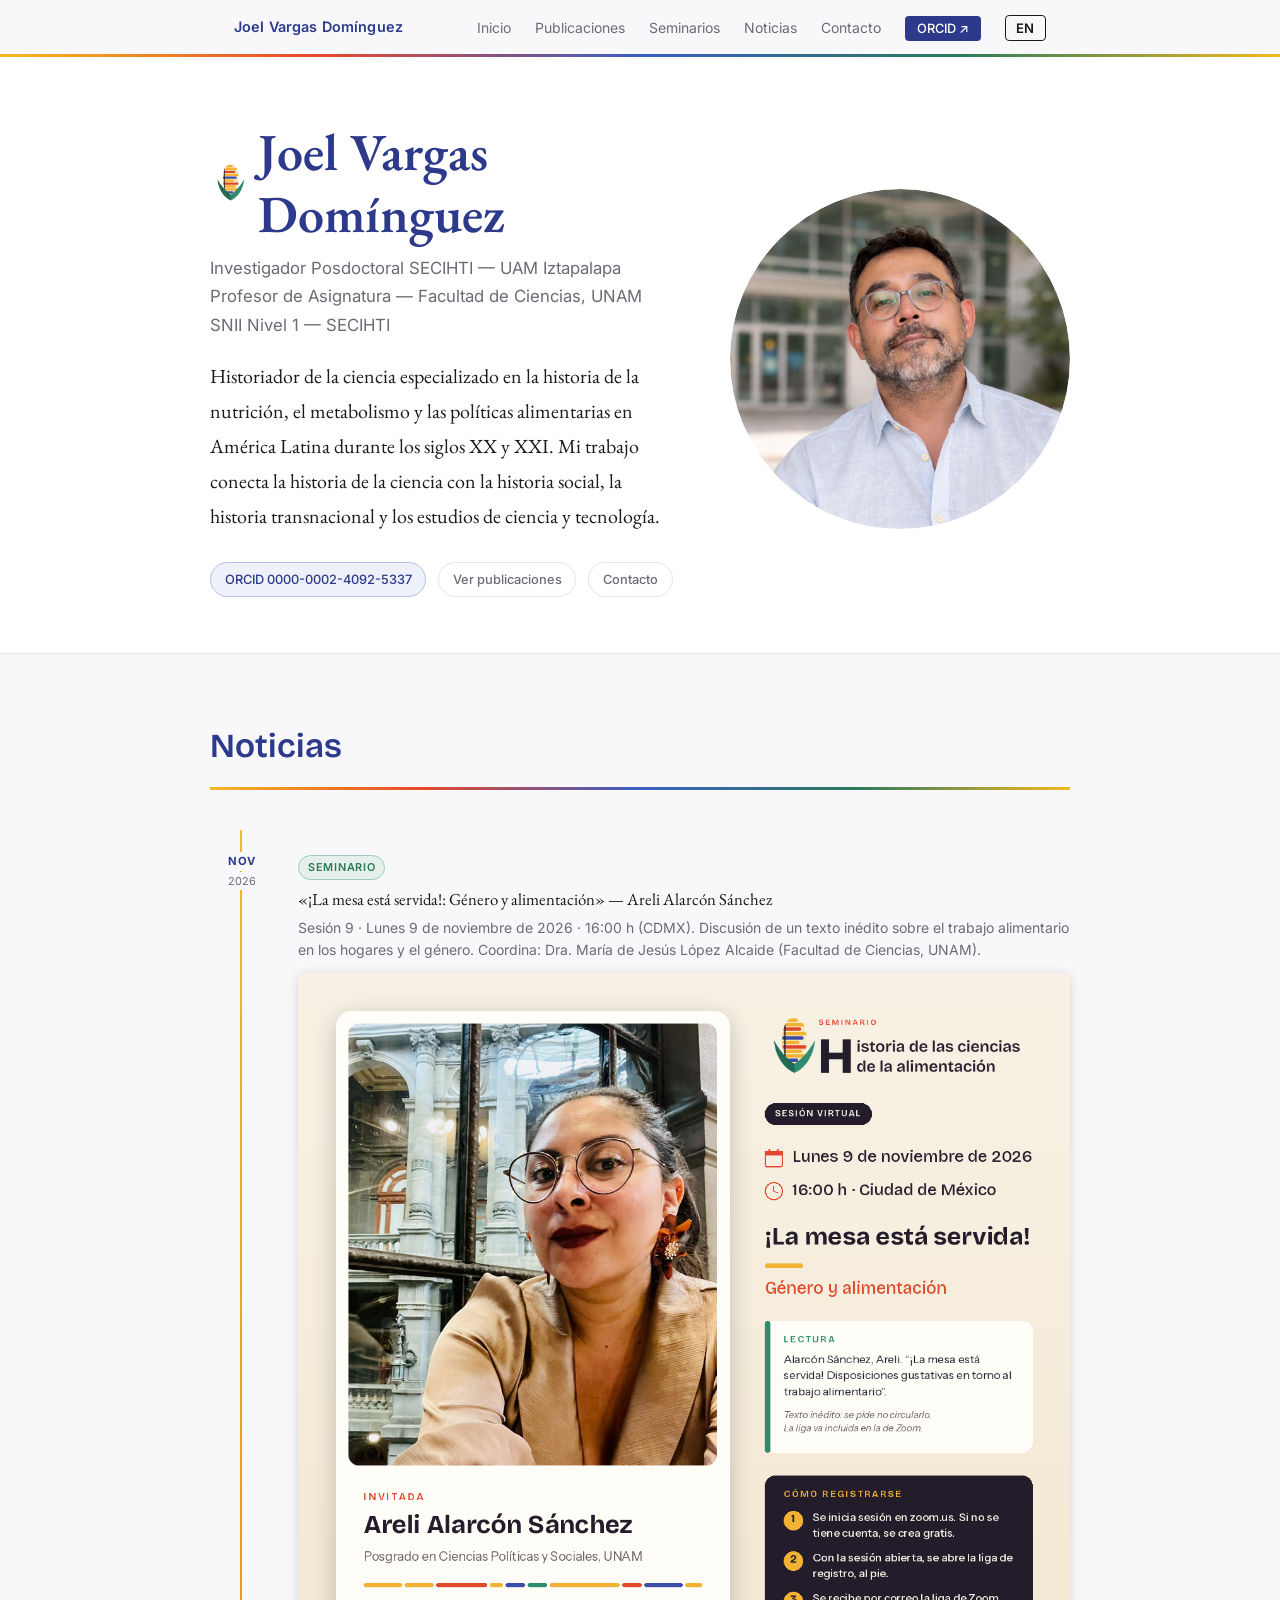
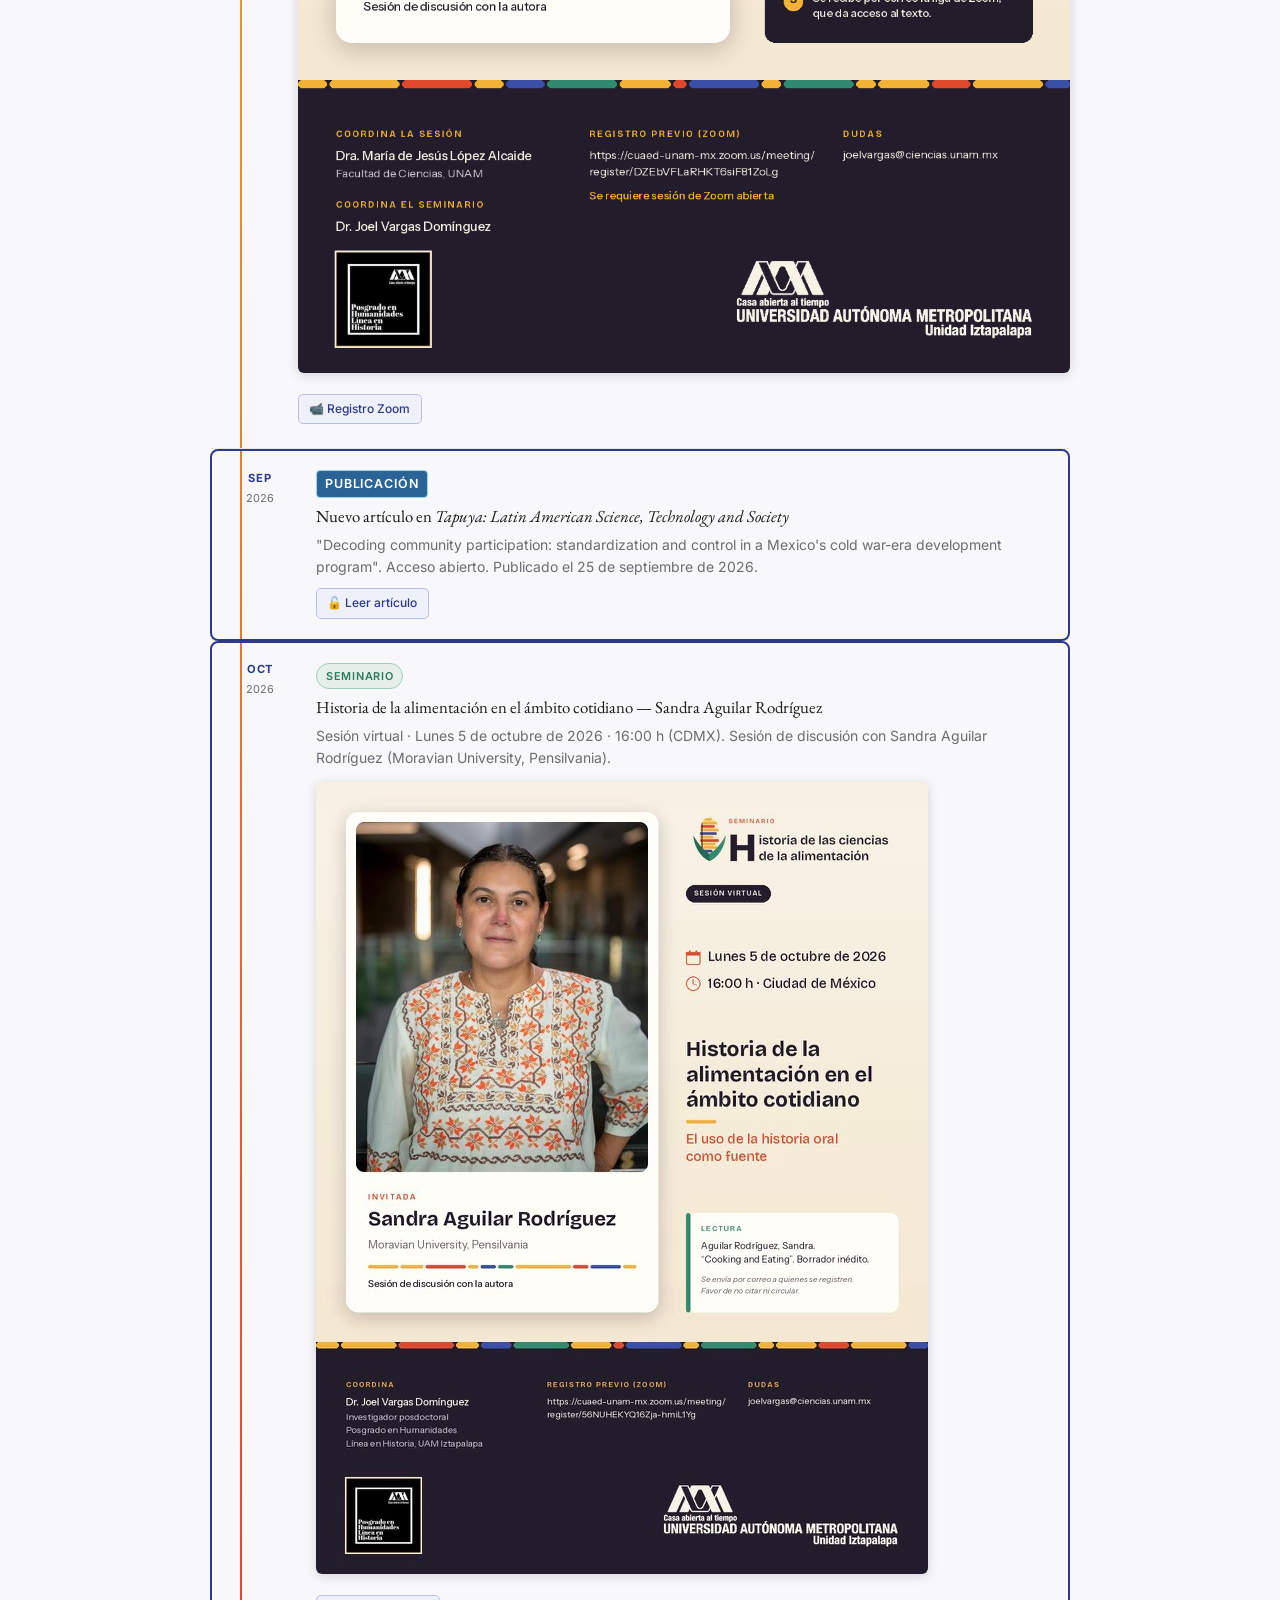
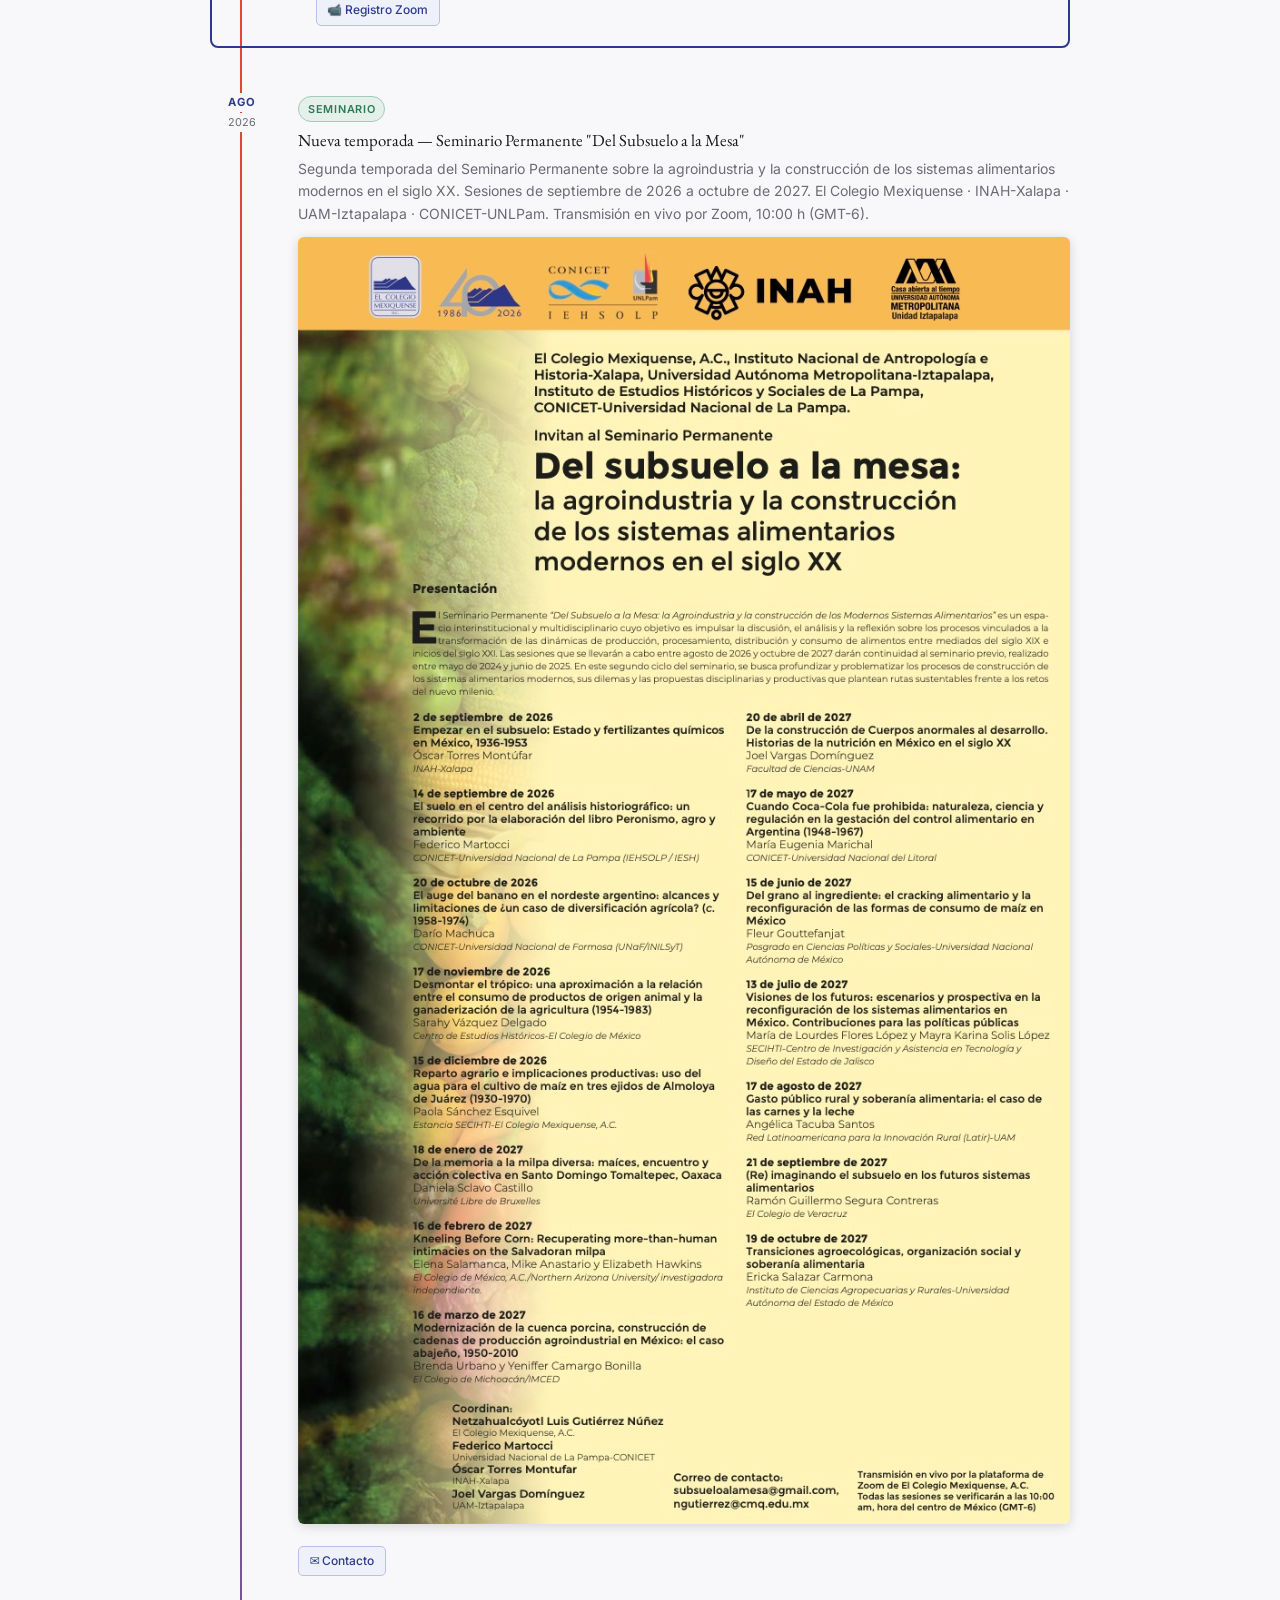
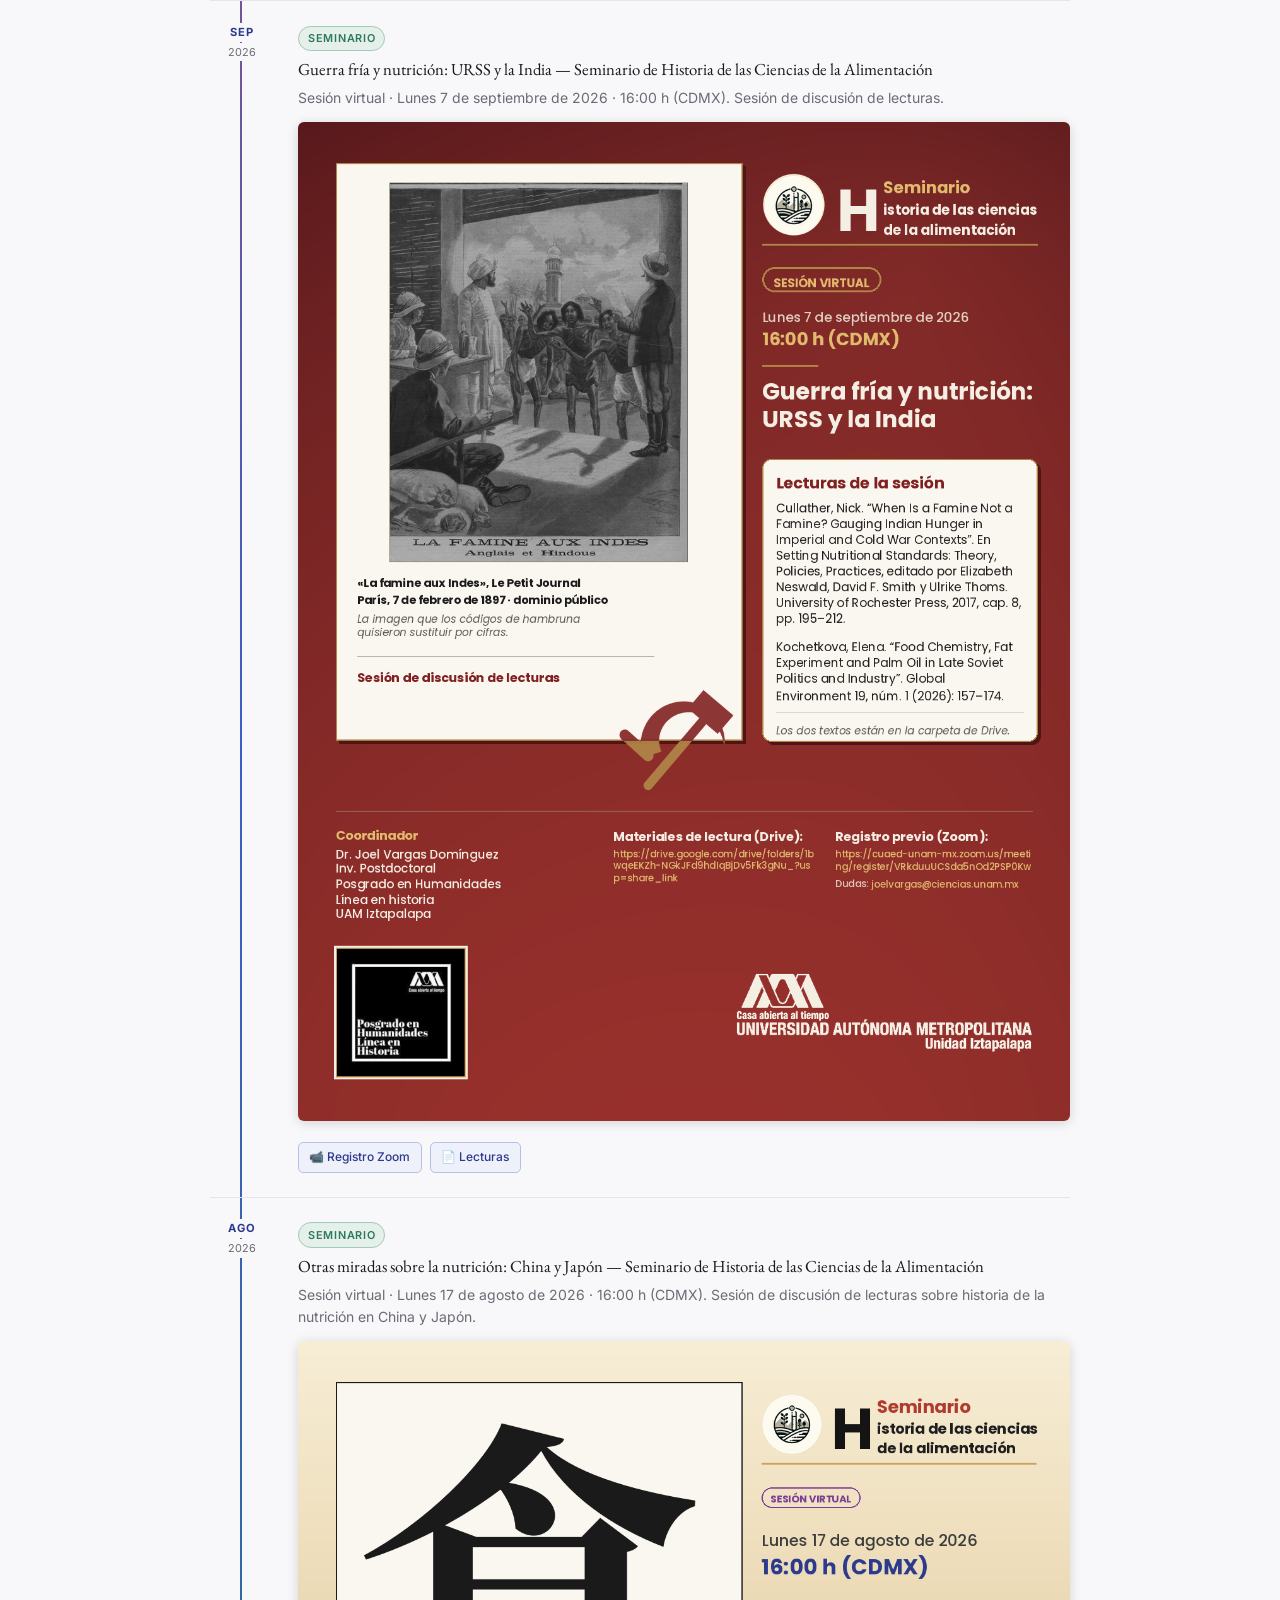
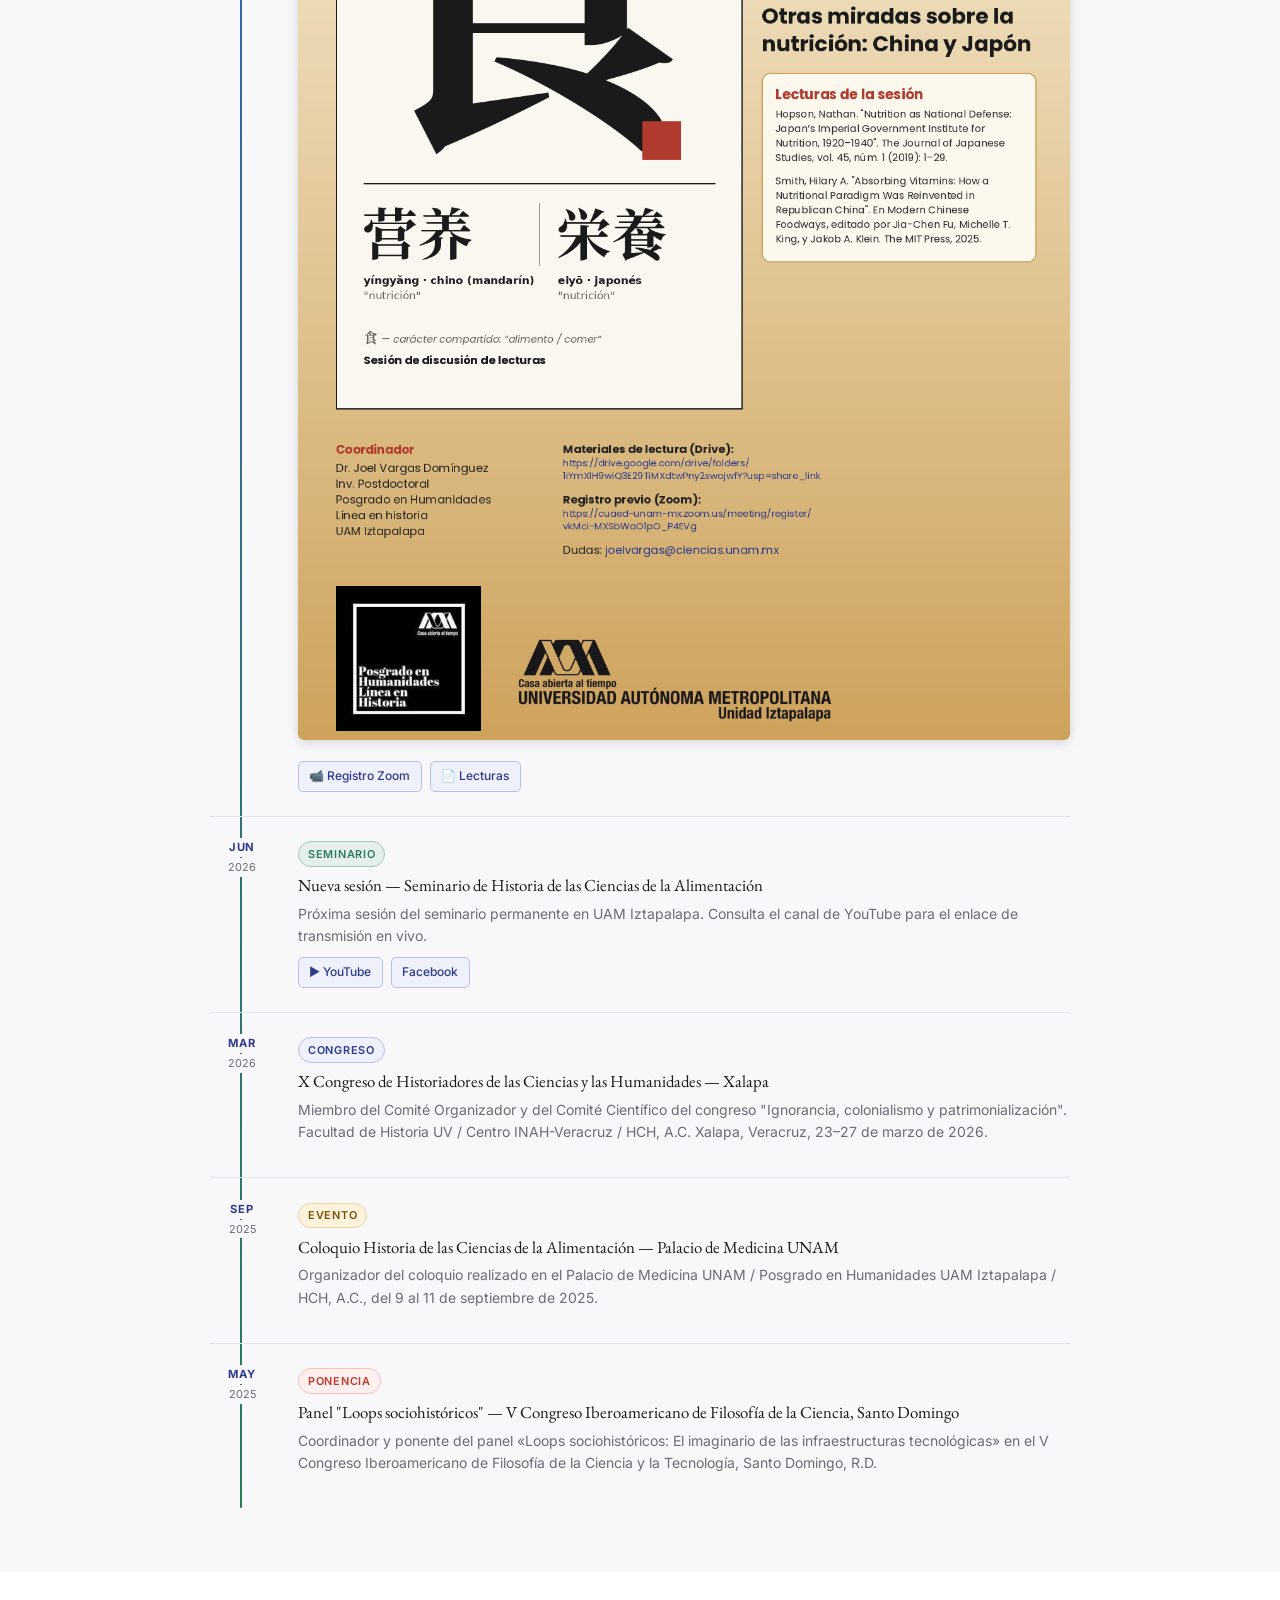
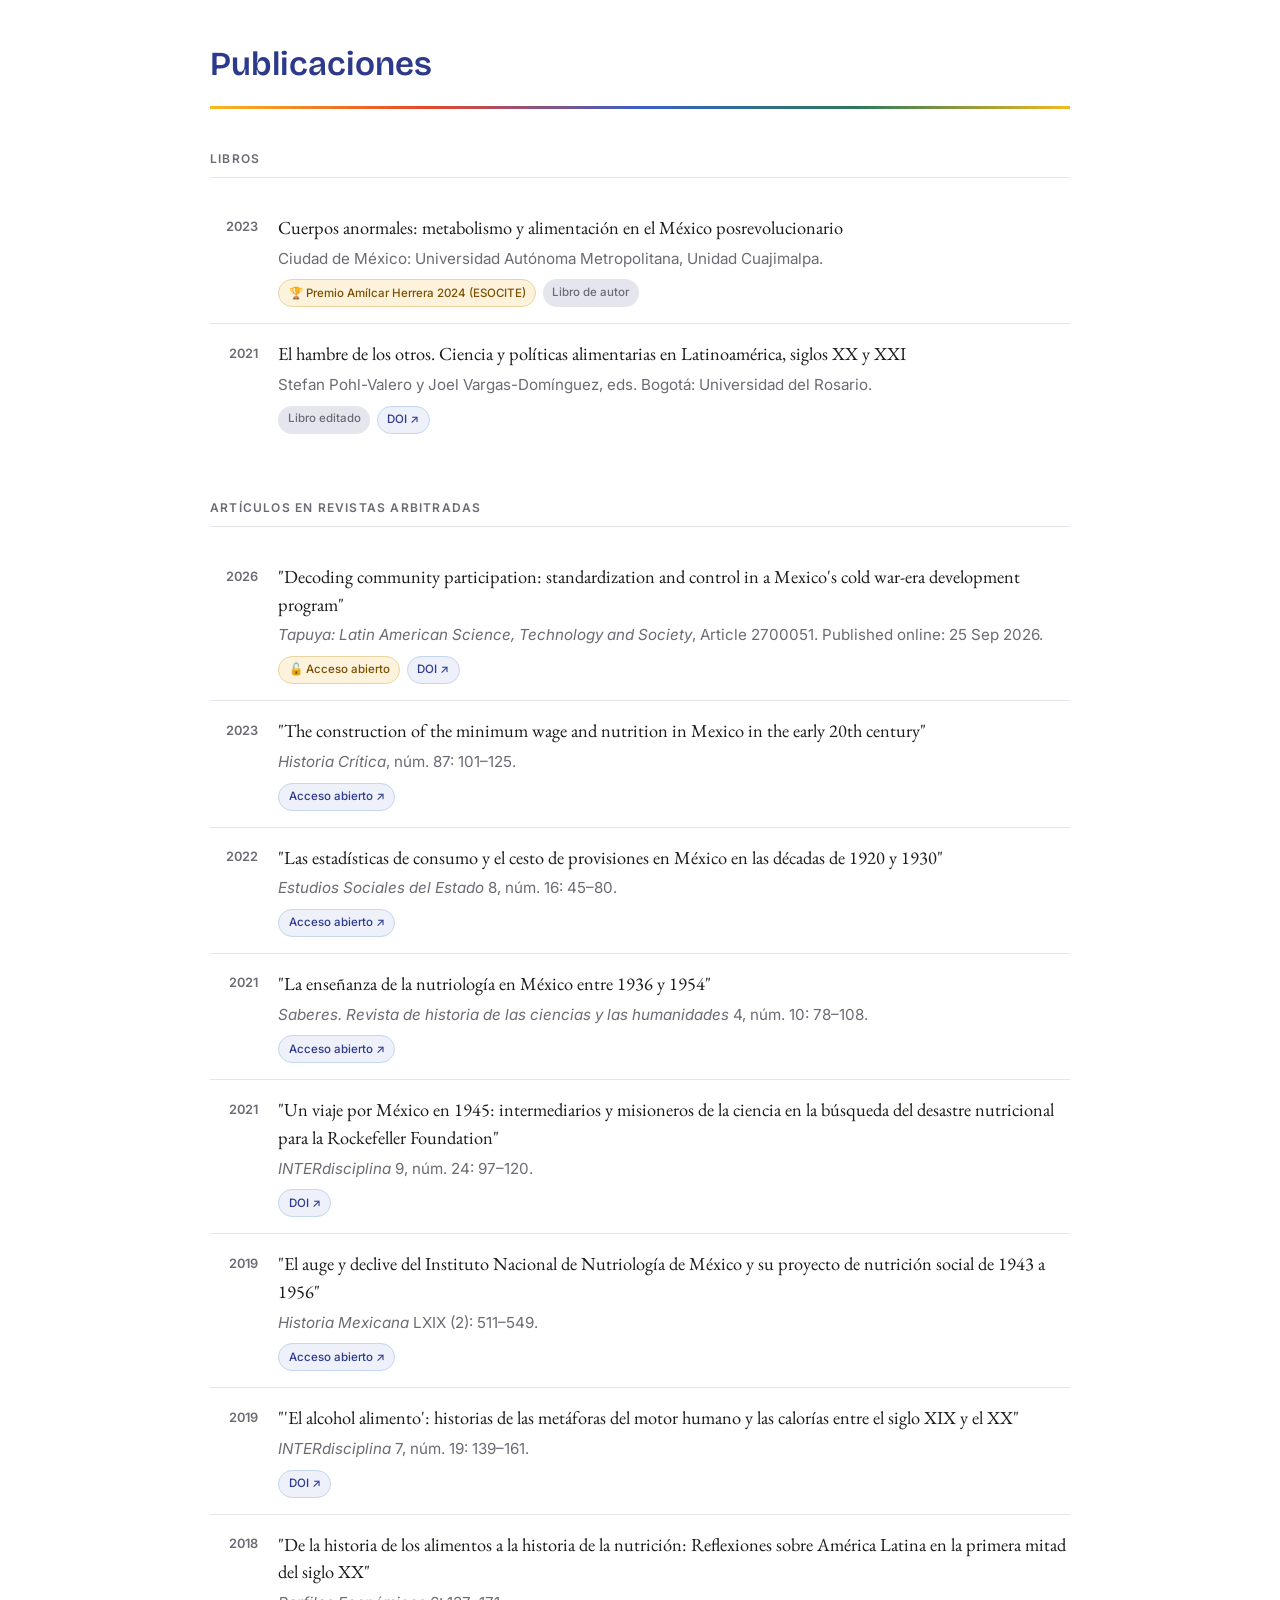
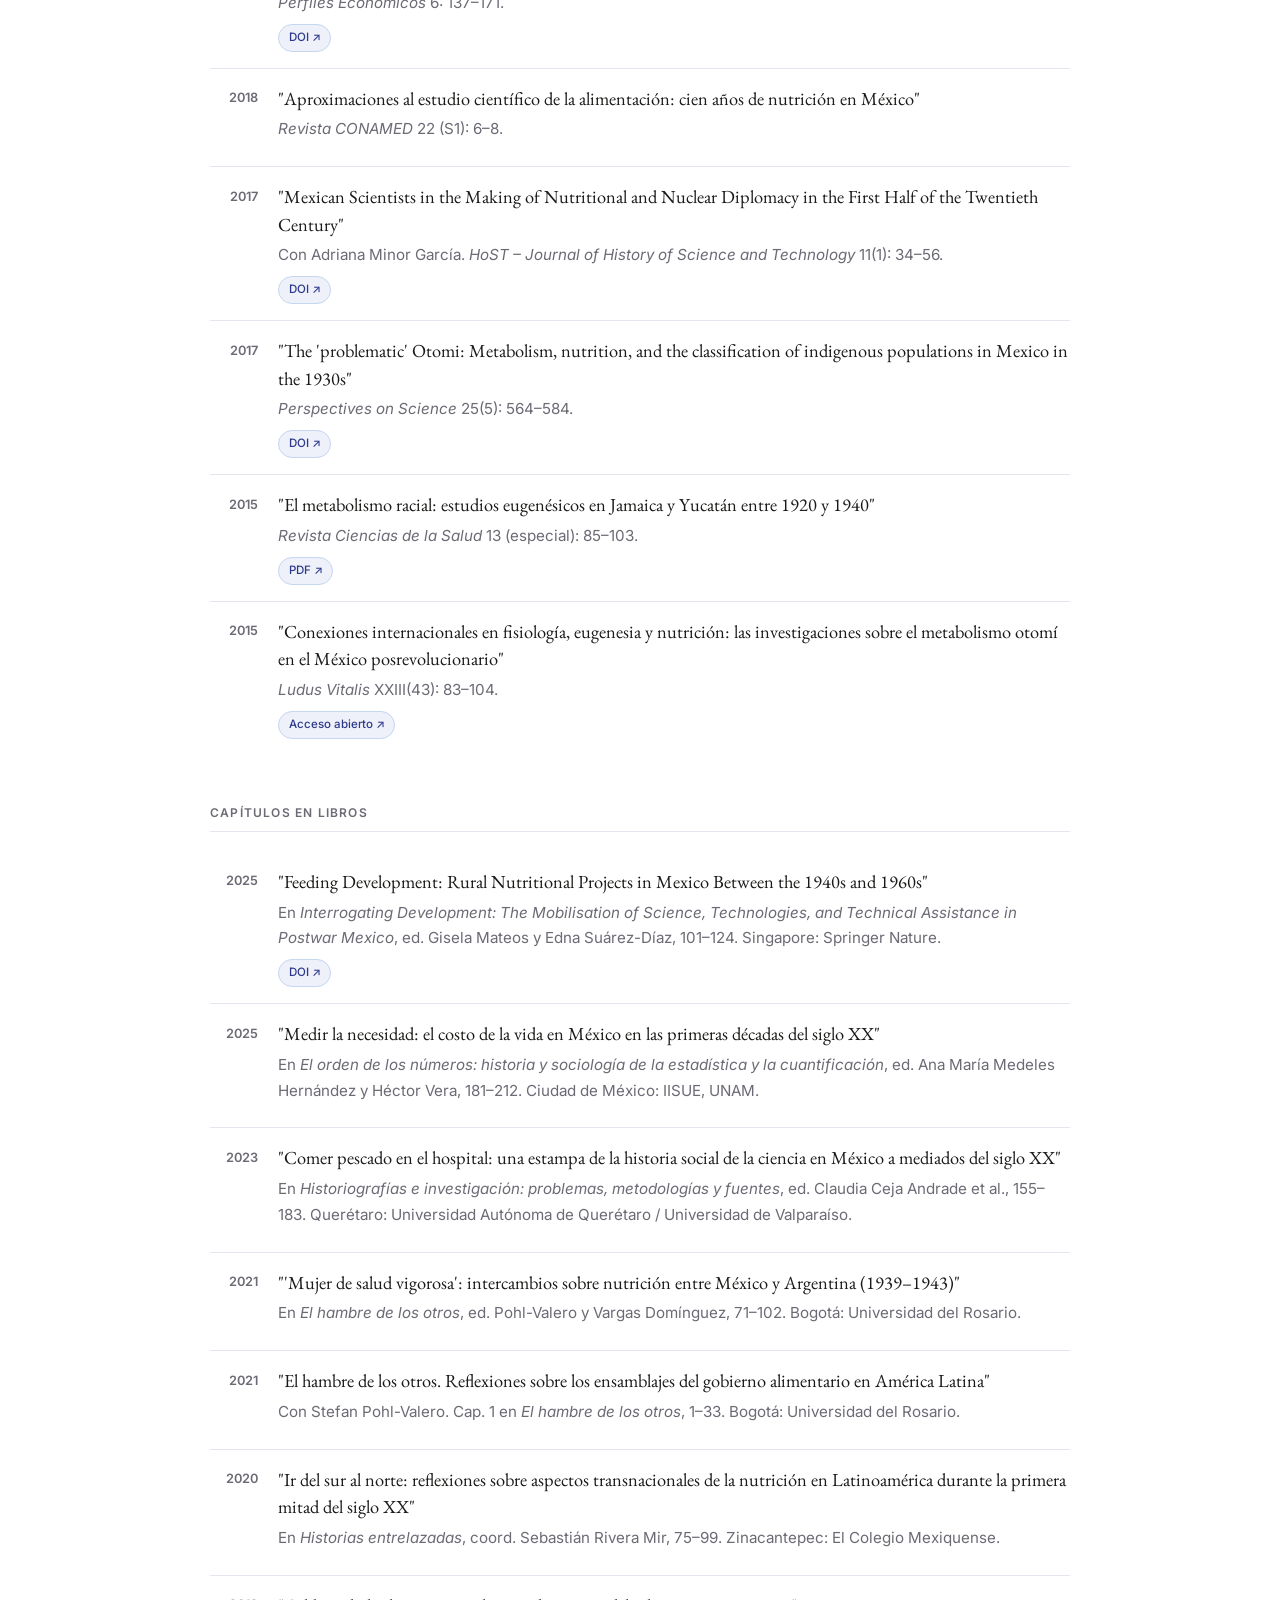
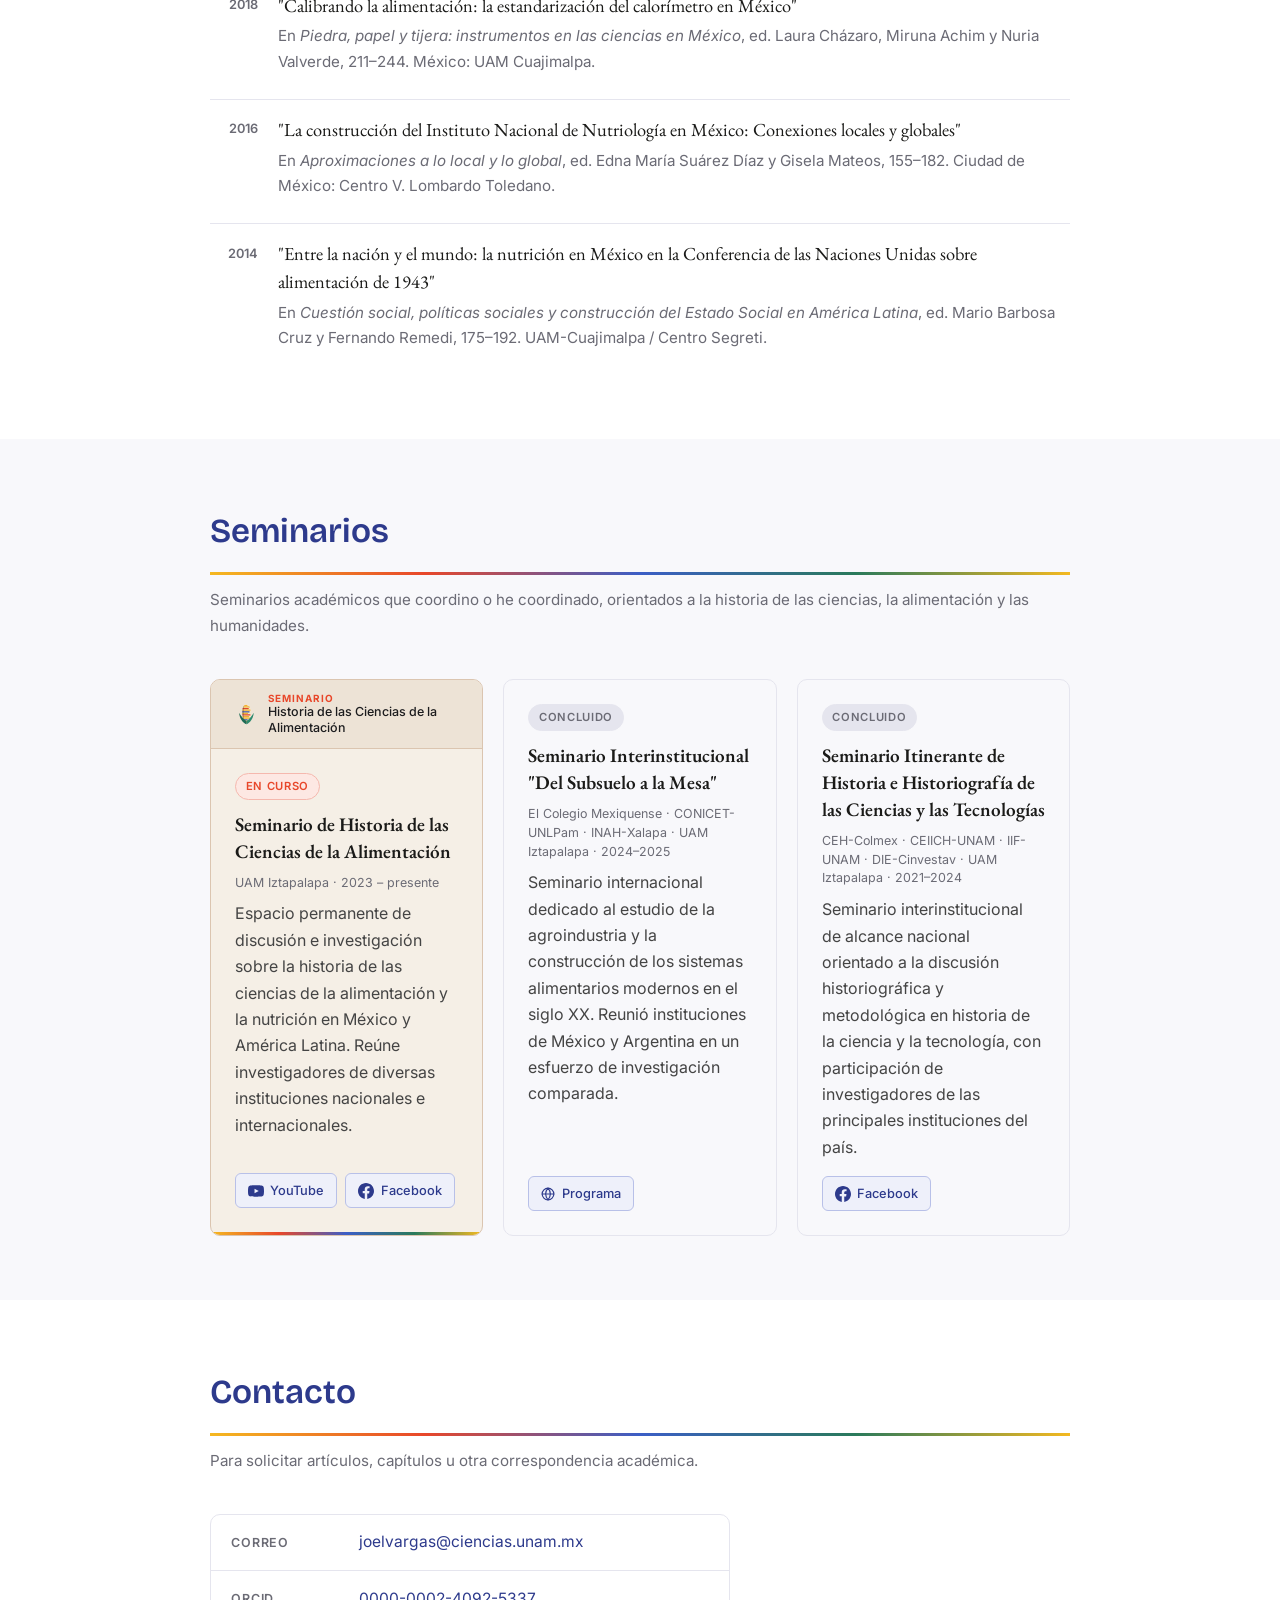
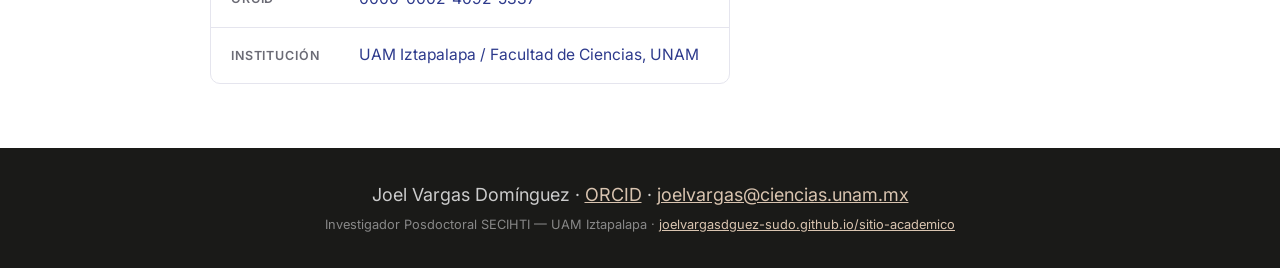
<file: index.html>
<!DOCTYPE html>
<html lang="es">
<head>
  <meta charset="UTF-8" />
  <meta name="viewport" content="width=device-width, initial-scale=1.0" />
  <title>Joel Vargas Domínguez — Historia de la Ciencia</title>
  <link rel="stylesheet" href="style.css" />
  <link rel="preconnect" href="https://fonts.googleapis.com" />
  <link href="https://fonts.googleapis.com/css2?family=Bricolage+Grotesque:wght@400;500;600&family=EB+Garamond:ital,wght@0,400;0,600;1,400&family=Inter:wght@400;500;600&display=swap" rel="stylesheet" />
  <style>
    .news-featured {
      display: grid;
      grid-template-columns: 1fr 1fr;
      gap: 1.25rem;
      margin-bottom: 1.5rem;
    }
    .news-featured .news-item {
      border: 2px solid var(--accent, #8b4a2f);
      border-radius: 8px;
      padding: 1rem;
    }
    @media (max-width: 640px) {
      .news-featured { grid-template-columns: 1fr; }
    }
    .lang-toggle {
      background: none;
      border: 1px solid currentColor;
      border-radius: 4px;
      padding: 4px 10px;
      cursor: pointer;
      font-family: inherit;
      font-size: 0.82rem;
      font-weight: 600;
      letter-spacing: 0.05em;
      color: inherit;
      transition: background 0.15s, color 0.15s;
    }
    .lang-toggle:hover {
      background: rgba(255,255,255,0.15);
    }
  </style>
</head>
<body>

  <!-- NAV -->
  <nav>
    <div class="nav-inner">
      <span class="nav-name">Joel Vargas Domínguez</span>
      <ul>
        <li><a href="#inicio"        data-i18n="nav.inicio">Inicio</a></li>
        <li><a href="#publicaciones" data-i18n="nav.publicaciones">Publicaciones</a></li>
        <li><a href="#seminarios"    data-i18n="nav.seminarios">Seminarios</a></li>
        <li><a href="#noticias"      data-i18n="nav.noticias">Noticias</a></li>
        <li><a href="#contacto"      data-i18n="nav.contacto">Contacto</a></li>
        <li><a href="https://orcid.org/0000-0002-4092-5337" target="_blank" class="btn-orcid">ORCID ↗</a></li>
        <li>
          <button class="lang-toggle" id="langBtn" onclick="toggleLang()" aria-label="Switch language">EN</button>
        </li>
      </ul>
    </div>
  </nav>

  <!-- HERO -->
  <header id="inicio">
    <div class="hero-inner">
      <div class="hero-photo">
        <img src="foto-perfil.jpg" alt="Joel Vargas Domínguez" />
      </div>
      <div class="hero-text">
        <h1 style="display:flex;align-items:center;gap:6px;">
          <svg width="0.8em" height="0.8em" viewBox="0 0 100 100" aria-hidden="true" style="flex-shrink:0;margin-bottom:0.05em;">
            <defs><clipPath id="hero-corn"><path d="M50 8 C63 8 69 24 69 44 C69 66 61 84 50 92 C39 84 31 66 31 44 C31 24 37 8 50 8 Z"/></clipPath></defs>
            <path d="M50 8 C63 8 69 24 69 44 C69 66 61 84 50 92 C39 84 31 66 31 44 C31 24 37 8 50 8 Z" fill="#F6E7C8"/>
            <g clip-path="url(#hero-corn)">
              <rect x="28" y="9.5" width="26.9" height="5.4" rx="2.7" fill="#F2B233"/>
              <rect x="28" y="16.5" width="40.2" height="5.4" rx="2.7" fill="#F2B233"/>
              <rect x="28" y="23.5" width="32.6" height="5.4" rx="2.7" fill="#E0482B"/>
              <rect x="28" y="30.5" width="44.0" height="5.4" rx="2.7" fill="#F2B233"/>
              <rect x="28" y="37.5" width="36.4" height="5.4" rx="2.7" fill="#3A4FA8"/>
              <rect x="28" y="44.5" width="29.6" height="5.4" rx="2.7" fill="#F2B233"/>
              <rect x="28" y="51.5" width="42.1" height="5.4" rx="2.7" fill="#E0482B"/>
              <rect x="28" y="58.5" width="34.1" height="5.4" rx="2.7" fill="#F2B233"/>
              <rect x="28" y="65.5" width="38.7" height="5.4" rx="2.7" fill="#F2B233"/>
              <rect x="28" y="72.5" width="28.0" height="5.4" rx="2.7" fill="#3A4FA8"/>
              <rect x="28" y="79.5" width="35.6" height="5.4" rx="2.7" fill="#F2B233"/>
              <rect x="28" y="86.5" width="31.1" height="5.4" rx="2.7" fill="#E0482B"/>
              <rect x="34.2" y="6" width="1.8" height="90" fill="#231D2B"/>
            </g>
            <path d="M50 95 C35 89 20 70 18 44 C27 60 37 72 50 81 Z" fill="#1F6B55"/>
            <path d="M50 95 C65 89 80 70 82 44 C73 60 63 72 50 81 Z" fill="#2E8B6E"/>
          </svg>
          Joel Vargas Domínguez
        </h1>
        <p class="afiliacion" data-i18n-html="hero.afiliacion">
          Investigador Posdoctoral SECIHTI — UAM Iztapalapa<br>
          Profesor de Asignatura — Facultad de Ciencias, UNAM<br>
          SNII Nivel 1 — SECIHTI
        </p>
        <p class="bio" data-i18n="hero.bio">
          Historiador de la ciencia especializado en la historia de la nutrición,
          el metabolismo y las políticas alimentarias en América Latina durante los
          siglos XX y XXI. Mi trabajo conecta la historia de la ciencia con la historia
          social, la historia transnacional y los estudios de ciencia y tecnología.
        </p>
        <div class="hero-links">
          <a href="https://orcid.org/0000-0002-4092-5337" target="_blank" class="chip">ORCID 0000-0002-4092-5337</a>
          <a href="#publicaciones" class="chip chip-outline" data-i18n="hero.verPub">Ver publicaciones</a>
          <a href="#contacto"      class="chip chip-outline" data-i18n="hero.contacto">Contacto</a>
        </div>
      </div>
    </div>
  </header>

  <!-- MAIN -->
  <main>
    <!-- NOTICIAS -->
    <section id="noticias">
      <div class="section-inner">
        <h2 data-i18n="nav.noticias">Noticias</h2>

        <div class="news-list">

          <article class="news-item">
            <div class="news-date">
              <span class="news-month" data-i18n="months.nov">Nov</span>
              <span class="news-year">2026</span>
            </div>
            <div class="news-body">
              <span class="news-tag news-tag-seminario" data-i18n="tags.seminario">Seminario</span>
              <p class="news-title" data-i18n="newsS09.title">«¡La mesa está servida!: Género y alimentación» — Areli Alarcón Sánchez</p>
              <p class="news-desc" data-i18n="newsS09.desc">Sesión 9 · Lunes 9 de noviembre de 2026 · 16:00 h (CDMX). Discusión de un texto inédito sobre el trabajo alimentario en los hogares y el género. Coordina: Dra. María de Jesús López Alcaide (Facultad de Ciencias, UNAM).</p>
              <div style="margin:0.75rem 0;">
                <img src="poster_nov2026.png" alt="Póster sesión noviembre 2026 — Areli Alarcón Sánchez"
                     style="max-width:100%;border-radius:6px;box-shadow:0 2px 12px rgba(0,0,0,0.15);" />
              </div>
              <div class="news-links">
                <a href="https://cuaed-unam-mx.zoom.us/meeting/register/DZEbVFLaRHKT6siF81ZoLg" target="_blank" class="news-btn" data-i18n="newsS09.btnZoom">📹 Registro Zoom</a>
              </div>
            </div>
          </article>

          <!-- DESTACADOS: 2 columnas hasta el 5 oct 2026, luego colapsa -->
          <div class="news-featured" id="newsFeatured">

          <article class="news-item">
            <div class="news-date">
              <span class="news-month" data-i18n="months.oct">Oct</span>
              <span class="news-year">2026</span>
            </div>
            <div class="news-body">
              <span class="news-tag news-tag-seminario" data-i18n="tags.seminario">Seminario</span>
              <p class="news-title" data-i18n="newsOct.title">Historia de la alimentación en el ámbito cotidiano — Sandra Aguilar Rodríguez</p>
              <p class="news-desc" data-i18n="newsOct.desc">Sesión virtual · Lunes 5 de octubre de 2026 · 16:00 h (CDMX). Sesión de discusión con Sandra Aguilar Rodríguez (Moravian University, Pensilvania).</p>
              <div style="margin:0.75rem 0;">
                <img src="poster_oct2026.jpg" alt="Póster sesión octubre 2026 — Sandra Aguilar Rodríguez"
                     style="max-width:100%;border-radius:6px;box-shadow:0 2px 12px rgba(0,0,0,0.15);" />
              </div>
              <div class="news-links">
                <a href="https://cuaed-unam-mx.zoom.us/meeting/register/56NUHEKYQ16Zja-hmiL1Yg" target="_blank" class="news-btn" data-i18n="news0.btnZoom">📹 Registro Zoom</a>
              </div>
            </div>
          </article>

          <article class="news-item">
            <div class="news-date">
              <span class="news-month" data-i18n="months.sep">Sep</span>
              <span class="news-year">2026</span>
            </div>
            <div class="news-body">
              <span class="news-tag news-tag-publicacion" style="background:#2a6496;color:#fff;border-radius:4px;padding:2px 8px;font-size:0.78rem;font-weight:600;" data-i18n="tags.publicacion">Publicación</span>
              <p class="news-title" data-i18n="newsTapuya.title">Nuevo artículo en <em>Tapuya: Latin American Science, Technology and Society</em></p>
              <p class="news-desc" data-i18n="newsTapuya.desc">"Decoding community participation: standardization and control in a Mexico's cold war-era development program". Acceso abierto. Publicado el 25 de septiembre de 2026.</p>
              <div class="news-links">
                <a href="https://doi.org/10.1080/25729861.2026.2700051" target="_blank" class="news-btn">🔓 Leer artículo</a>
              </div>
            </div>
          </article>

          </div><!-- /news-featured -->

          <article class="news-item">
            <div class="news-date">
              <span class="news-month" data-i18n="months.ago">Ago</span>
              <span class="news-year">2026</span>
            </div>
            <div class="news-body">
              <span class="news-tag news-tag-seminario" data-i18n="tags.seminario">Seminario</span>
              <p class="news-title" data-i18n="newsSubsuelo.title">Nueva temporada — Seminario Permanente "Del Subsuelo a la Mesa"</p>
              <p class="news-desc" data-i18n="newsSubsuelo.desc">Segunda temporada del Seminario Permanente sobre la agroindustria y la construcción de los sistemas alimentarios modernos en el siglo XX. Sesiones de septiembre de 2026 a octubre de 2027. El Colegio Mexiquense · INAH-Xalapa · UAM-Iztapalapa · CONICET-UNLPam. Transmisión en vivo por Zoom, 10:00 h (GMT-6).</p>
              <div style="margin:0.75rem 0;">
                <img src="poster_subsuelo_ago2026.jpg" alt="Programa Seminario Del Subsuelo a la Mesa 2026-2027"
                     style="max-width:100%;border-radius:6px;box-shadow:0 2px 12px rgba(0,0,0,0.15);" />
              </div>
              <div class="news-links">
                <a href="mailto:subsueloalamesa@gmail.com" class="news-btn" data-i18n="newsSubsuelo.btnContacto">✉ Contacto</a>
              </div>
            </div>
          </article>

          <article class="news-item">
            <div class="news-date">
              <span class="news-month" data-i18n="months.sep">Sep</span>
              <span class="news-year">2026</span>
            </div>
            <div class="news-body">
              <span class="news-tag news-tag-seminario" data-i18n="tags.seminario">Seminario</span>
              <p class="news-title" data-i18n="newsS07.title">Guerra fría y nutrición: URSS y la India — Seminario de Historia de las Ciencias de la Alimentación</p>
              <p class="news-desc"  data-i18n="newsS07.desc">Sesión virtual · Lunes 7 de septiembre de 2026 · 16:00 h (CDMX). Sesión de discusión de lecturas.</p>
              <div style="margin:0.75rem 0;">
                <img src="poster_sep2026.png" alt="Póster sesión septiembre 2026 — Guerra fría y nutrición: URSS y la India"
                     style="max-width:100%;border-radius:6px;box-shadow:0 2px 12px rgba(0,0,0,0.15);" />
              </div>
              <div class="news-links">
                <a href="https://cuaed-unam-mx.zoom.us/meeting/register/VRkduuUCSda5nOd2PSP0Kw" target="_blank" class="news-btn" data-i18n="news0.btnZoom">📹 Registro Zoom</a>
                <a href="https://drive.google.com/drive/folders/1bwqeEKZh-NGkJFd9hdIqBjDv5Fk3gNu_?usp=share_link" target="_blank" class="news-btn" data-i18n="news0.btnDrive">📄 Lecturas</a>
              </div>
            </div>
          </article>

          <article class="news-item">
            <div class="news-date">
              <span class="news-month" data-i18n="months.ago">Ago</span>
              <span class="news-year">2026</span>
            </div>
            <div class="news-body">
              <span class="news-tag news-tag-seminario" data-i18n="tags.seminario">Seminario</span>
              <p class="news-title" data-i18n="news0.title">Otras miradas sobre la nutrición: China y Japón — Seminario de Historia de las Ciencias de la Alimentación</p>
              <p class="news-desc"  data-i18n="news0.desc">Sesión virtual · Lunes 17 de agosto de 2026 · 16:00 h (CDMX). Sesión de discusión de lecturas sobre historia de la nutrición en China y Japón.</p>
              <div id="poster-ago2026" style="margin:0.75rem 0;">
                <img src="poster_ago2026.png" alt="Póster sesión agosto 2026 — Otras miradas sobre la nutrición: China y Japón"
                     style="max-width:100%;border-radius:6px;box-shadow:0 2px 12px rgba(0,0,0,0.15);cursor:pointer;"
                     onclick="this.nextElementSibling.style.display=this.nextElementSibling.style.display==='none'?'block':'none'" />
              </div>
              <div class="news-links">
                <a href="https://cuaed-unam-mx.zoom.us/meeting/register/vkMci-MXSbWaO1pO_P4EVg" target="_blank" class="news-btn" data-i18n="news0.btnZoom">📹 Registro Zoom</a>
                <a href="https://drive.google.com/drive/folders/1iYmXlH9wiQ3E29TiMXdtwPny2swojwfY?usp=share_link" target="_blank" class="news-btn" data-i18n="news0.btnDrive">📄 Lecturas</a>
              </div>
            </div>
          </article>

          <article class="news-item">
            <div class="news-date">
              <span class="news-month" data-i18n="months.jun">Jun</span>
              <span class="news-year">2026</span>
            </div>
            <div class="news-body">
              <span class="news-tag news-tag-seminario" data-i18n="tags.seminario">Seminario</span>
              <p class="news-title" data-i18n="news1.title">Nueva sesión — Seminario de Historia de las Ciencias de la Alimentación</p>
              <p class="news-desc"  data-i18n="news1.desc">Próxima sesión del seminario permanente en UAM Iztapalapa. Consulta el canal de YouTube para el enlace de transmisión en vivo.</p>
              <div class="news-links">
                <a href="https://youtube.com/@historiacienciasalimentacion?si=PqTMEU45mLmSrnNv" target="_blank" class="news-btn">▶ YouTube</a>
                <a href="https://www.facebook.com/profile.php?id=61553626977734" target="_blank" class="news-btn">Facebook</a>
              </div>
            </div>
          </article>

          <article class="news-item">
            <div class="news-date">
              <span class="news-month" data-i18n="months.mar">Mar</span>
              <span class="news-year">2026</span>
            </div>
            <div class="news-body">
              <span class="news-tag news-tag-congreso" data-i18n="tags.congreso">Congreso</span>
              <p class="news-title" data-i18n="news2.title">X Congreso de Historiadores de las Ciencias y las Humanidades — Xalapa</p>
              <p class="news-desc"  data-i18n="news2.desc">Miembro del Comité Organizador y del Comité Científico del congreso "Ignorancia, colonialismo y patrimonialización". Facultad de Historia UV / Centro INAH-Veracruz / HCH, A.C. Xalapa, Veracruz, 23–27 de marzo de 2026.</p>
            </div>
          </article>

          <article class="news-item">
            <div class="news-date">
              <span class="news-month" data-i18n="months.sep">Sep</span>
              <span class="news-year">2025</span>
            </div>
            <div class="news-body">
              <span class="news-tag news-tag-evento" data-i18n="tags.evento">Evento</span>
              <p class="news-title" data-i18n="news3.title">Coloquio Historia de las Ciencias de la Alimentación — Palacio de Medicina UNAM</p>
              <p class="news-desc"  data-i18n="news3.desc">Organizador del coloquio realizado en el Palacio de Medicina UNAM / Posgrado en Humanidades UAM Iztapalapa / HCH, A.C., del 9 al 11 de septiembre de 2025.</p>
            </div>
          </article>

          <article class="news-item">
            <div class="news-date">
              <span class="news-month" data-i18n="months.may">May</span>
              <span class="news-year">2025</span>
            </div>
            <div class="news-body">
              <span class="news-tag news-tag-ponencia" data-i18n="tags.ponencia">Ponencia</span>
              <p class="news-title" data-i18n="news4.title">Panel "Loops sociohistóricos" — V Congreso Iberoamericano de Filosofía de la Ciencia, Santo Domingo</p>
              <p class="news-desc"  data-i18n="news4.desc">Coordinador y ponente del panel «Loops sociohistóricos: El imaginario de las infraestructuras tecnológicas» en el V Congreso Iberoamericano de Filosofía de la Ciencia y la Tecnología, Santo Domingo, R.D.</p>
            </div>
          </article>

        </div>
      </div>
    </section>

    <!-- PUBLICACIONES -->
    <section id="publicaciones">
      <div class="section-inner">
        <h2 data-i18n="nav.publicaciones">Publicaciones</h2>

        <!-- LIBROS -->
        <div class="pub-group">
          <h3 data-i18n="pub.libros">Libros</h3>

          <article class="pub-item">
            <div class="pub-year">2023</div>
            <div class="pub-body">
              <p class="pub-title">Cuerpos anormales: metabolismo y alimentación en el México posrevolucionario</p>
              <p class="pub-meta" data-i18n="pub.book1.meta">Ciudad de México: Universidad Autónoma Metropolitana, Unidad Cuajimalpa.</p>
              <div class="pub-tags">
                <span class="tag tag-award" data-i18n="pub.book1.award">🏆 Premio Amílcar Herrera 2024 (ESOCITE)</span>
                <span class="tag" data-i18n="pub.libroAutor">Libro de autor</span>
              </div>
            </div>
          </article>

          <article class="pub-item">
            <div class="pub-year">2021</div>
            <div class="pub-body">
              <p class="pub-title">El hambre de los otros. Ciencia y políticas alimentarias en Latinoamérica, siglos XX y XXI</p>
              <p class="pub-meta" data-i18n="pub.book2.meta">Stefan Pohl-Valero y Joel Vargas-Domínguez, eds. Bogotá: Universidad del Rosario.</p>
              <div class="pub-tags">
                <span class="tag" data-i18n="pub.libroEditado">Libro editado</span>
                <a href="https://doi.org/10.12804/urosario9789587847079" target="_blank" class="tag tag-doi">DOI ↗</a>
              </div>
            </div>
          </article>
        </div>

        <!-- ARTÍCULOS -->
        <div class="pub-group">
          <h3 data-i18n="pub.articulos">Artículos en revistas arbitradas</h3>

          <article class="pub-item">
            <div class="pub-year">2026</div>
            <div class="pub-body">
              <p class="pub-title">"Decoding community participation: standardization and control in a Mexico's cold war-era development program"</p>
              <p class="pub-meta"><em>Tapuya: Latin American Science, Technology and Society</em>, Article 2700051. Published online: 25 Sep 2026.</p>
              <div class="pub-tags">
                <span class="tag tag-award">🔓 Acceso abierto</span>
                <a href="https://doi.org/10.1080/25729861.2026.2700051" target="_blank" class="tag tag-doi">DOI ↗</a>
              </div>
            </div>
          </article>

          <article class="pub-item">
            <div class="pub-year">2023</div>
            <div class="pub-body">
              <p class="pub-title">"The construction of the minimum wage and nutrition in Mexico in the early 20th century"</p>
              <p class="pub-meta"><em>Historia Crítica</em>, núm. 87: 101–125.</p>
              <div class="pub-tags">
                <a href="http://www.scielo.org.co/scielo.php?script=sci_arttext&pid=S0121-16172023000100101" target="_blank" class="tag tag-doi">Acceso abierto ↗</a>
              </div>
            </div>
          </article>

          <article class="pub-item">
            <div class="pub-year">2022</div>
            <div class="pub-body">
              <p class="pub-title">"Las estadísticas de consumo y el cesto de provisiones en México en las décadas de 1920 y 1930"</p>
              <p class="pub-meta"><em>Estudios Sociales del Estado</em> 8, núm. 16: 45–80.</p>
              <div class="pub-tags">
                <a href="https://www.estudiossocialesdelestado.org/index.php/ese/article/view/302" target="_blank" class="tag tag-doi">Acceso abierto ↗</a>
              </div>
            </div>
          </article>

          <article class="pub-item">
            <div class="pub-year">2021</div>
            <div class="pub-body">
              <p class="pub-title">"La enseñanza de la nutriología en México entre 1936 y 1954"</p>
              <p class="pub-meta"><em>Saberes. Revista de historia de las ciencias y las humanidades</em> 4, núm. 10: 78–108.</p>
              <div class="pub-tags">
                <a href="https://www.saberesrevista.org/saberes/article/view/216/158" target="_blank" class="tag tag-doi">Acceso abierto ↗</a>
              </div>
            </div>
          </article>

          <article class="pub-item">
            <div class="pub-year">2021</div>
            <div class="pub-body">
              <p class="pub-title">"Un viaje por México en 1945: intermediarios y misioneros de la ciencia en la búsqueda del desastre nutricional para la Rockefeller Foundation"</p>
              <p class="pub-meta"><em>INTERdisciplina</em> 9, núm. 24: 97–120.</p>
              <div class="pub-tags">
                <a href="https://doi.org/10.22201/ceiich.24485705e.2021.24.78460" target="_blank" class="tag tag-doi">DOI ↗</a>
              </div>
            </div>
          </article>

          <article class="pub-item">
            <div class="pub-year">2019</div>
            <div class="pub-body">
              <p class="pub-title">"El auge y declive del Instituto Nacional de Nutriología de México y su proyecto de nutrición social de 1943 a 1956"</p>
              <p class="pub-meta"><em>Historia Mexicana</em> LXIX (2): 511–549.</p>
              <div class="pub-tags">
                <a href="https://www.scielo.org.mx/scielo.php?script=sci_arttext&pid=S2448-65312019000400511" target="_blank" class="tag tag-doi">Acceso abierto ↗</a>
              </div>
            </div>
          </article>

          <article class="pub-item">
            <div class="pub-year">2019</div>
            <div class="pub-body">
              <p class="pub-title">"'El alcohol alimento': historias de las metáforas del motor humano y las calorías entre el siglo XIX y el XX"</p>
              <p class="pub-meta"><em>INTERdisciplina</em> 7, núm. 19: 139–161.</p>
              <div class="pub-tags">
                <a href="https://doi.org/10.22201/ceiich.24485705e.2019.19.70291" target="_blank" class="tag tag-doi">DOI ↗</a>
              </div>
            </div>
          </article>

          <article class="pub-item">
            <div class="pub-year">2018</div>
            <div class="pub-body">
              <p class="pub-title">"De la historia de los alimentos a la historia de la nutrición: Reflexiones sobre América Latina en la primera mitad del siglo XX"</p>
              <p class="pub-meta"><em>Perfiles Económicos</em> 6: 137–171.</p>
              <div class="pub-tags">
                <a href="https://doi.org/10.22370/rpe.2018.6.1392" target="_blank" class="tag tag-doi">DOI ↗</a>
              </div>
            </div>
          </article>

          <article class="pub-item">
            <div class="pub-year">2018</div>
            <div class="pub-body">
              <p class="pub-title">"Aproximaciones al estudio científico de la alimentación: cien años de nutrición en México"</p>
              <p class="pub-meta"><em>Revista CONAMED</em> 22 (S1): 6–8.</p>
            </div>
          </article>

          <article class="pub-item">
            <div class="pub-year">2017</div>
            <div class="pub-body">
              <p class="pub-title">"Mexican Scientists in the Making of Nutritional and Nuclear Diplomacy in the First Half of the Twentieth Century"</p>
              <p class="pub-meta" data-i18n-html="pub.art17a.meta">Con Adriana Minor García. <em>HoST – Journal of History of Science and Technology</em> 11(1): 34–56.</p>
              <div class="pub-tags">
                <a href="https://doi.org/10.1515/host-2017-0003" target="_blank" class="tag tag-doi">DOI ↗</a>
              </div>
            </div>
          </article>

          <article class="pub-item">
            <div class="pub-year">2017</div>
            <div class="pub-body">
              <p class="pub-title">"The 'problematic' Otomi: Metabolism, nutrition, and the classification of indigenous populations in Mexico in the 1930s"</p>
              <p class="pub-meta"><em>Perspectives on Science</em> 25(5): 564–584.</p>
              <div class="pub-tags">
                <a href="https://doi.org/10.1162/POSC_a_00254" target="_blank" class="tag tag-doi">DOI ↗</a>
              </div>
            </div>
          </article>

          <article class="pub-item">
            <div class="pub-year">2015</div>
            <div class="pub-body">
              <p class="pub-title">"El metabolismo racial: estudios eugenésicos en Jamaica y Yucatán entre 1920 y 1940"</p>
              <p class="pub-meta"><em>Revista Ciencias de la Salud</em> 13 (especial): 85–103.</p>
              <div class="pub-tags">
                <a href="https://www.redalyc.org/pdf/562/56242794006.pdf" target="_blank" class="tag tag-doi">PDF ↗</a>
              </div>
            </div>
          </article>

          <article class="pub-item">
            <div class="pub-year">2015</div>
            <div class="pub-body">
              <p class="pub-title">"Conexiones internacionales en fisiología, eugenesia y nutrición: las investigaciones sobre el metabolismo otomí en el México posrevolucionario"</p>
              <p class="pub-meta"><em>Ludus Vitalis</em> XXIII(43): 83–104.</p>
              <div class="pub-tags">
                <a href="https://ludus-vitalis.org/ojs/index.php/ludus/article/view/390" target="_blank" class="tag tag-doi">Acceso abierto ↗</a>
              </div>
            </div>
          </article>
        </div>

        <!-- CAPÍTULOS -->
        <div class="pub-group">
          <h3 data-i18n="pub.capitulos">Capítulos en libros</h3>

          <article class="pub-item">
            <div class="pub-year">2025</div>
            <div class="pub-body">
              <p class="pub-title">"Feeding Development: Rural Nutritional Projects in Mexico Between the 1940s and 1960s"</p>
              <p class="pub-meta" data-i18n-html="pub.ch25a.meta">En <em>Interrogating Development: The Mobilisation of Science, Technologies, and Technical Assistance in Postwar Mexico</em>, ed. Gisela Mateos y Edna Suárez-Díaz, 101–124. Singapore: Springer Nature.</p>
              <div class="pub-tags">
                <a href="https://doi.org/10.1007/978-981-96-2500-0_4" target="_blank" class="tag tag-doi">DOI ↗</a>
              </div>
            </div>
          </article>

          <article class="pub-item">
            <div class="pub-year">2025</div>
            <div class="pub-body">
              <p class="pub-title">"Medir la necesidad: el costo de la vida en México en las primeras décadas del siglo XX"</p>
              <p class="pub-meta" data-i18n-html="pub.ch25b.meta">En <em>El orden de los números: historia y sociología de la estadística y la cuantificación</em>, ed. Ana María Medeles Hernández y Héctor Vera, 181–212. Ciudad de México: IISUE, UNAM.</p>
            </div>
          </article>

          <article class="pub-item">
            <div class="pub-year">2023</div>
            <div class="pub-body">
              <p class="pub-title">"Comer pescado en el hospital: una estampa de la historia social de la ciencia en México a mediados del siglo XX"</p>
              <p class="pub-meta" data-i18n-html="pub.ch23.meta">En <em>Historiografías e investigación: problemas, metodologías y fuentes</em>, ed. Claudia Ceja Andrade et al., 155–183. Querétaro: Universidad Autónoma de Querétaro / Universidad de Valparaíso.</p>
            </div>
          </article>

          <article class="pub-item">
            <div class="pub-year">2021</div>
            <div class="pub-body">
              <p class="pub-title">"'Mujer de salud vigorosa': intercambios sobre nutrición entre México y Argentina (1939–1943)"</p>
              <p class="pub-meta" data-i18n-html="pub.ch21a.meta">En <em>El hambre de los otros</em>, ed. Pohl-Valero y Vargas Domínguez, 71–102. Bogotá: Universidad del Rosario.</p>
            </div>
          </article>

          <article class="pub-item">
            <div class="pub-year">2021</div>
            <div class="pub-body">
              <p class="pub-title">"El hambre de los otros. Reflexiones sobre los ensamblajes del gobierno alimentario en América Latina"</p>
              <p class="pub-meta" data-i18n-html="pub.ch21b.meta">Con Stefan Pohl-Valero. Cap. 1 en <em>El hambre de los otros</em>, 1–33. Bogotá: Universidad del Rosario.</p>
            </div>
          </article>

          <article class="pub-item">
            <div class="pub-year">2020</div>
            <div class="pub-body">
              <p class="pub-title">"Ir del sur al norte: reflexiones sobre aspectos transnacionales de la nutrición en Latinoamérica durante la primera mitad del siglo XX"</p>
              <p class="pub-meta" data-i18n-html="pub.ch20.meta">En <em>Historias entrelazadas</em>, coord. Sebastián Rivera Mir, 75–99. Zinacantepec: El Colegio Mexiquense.</p>
            </div>
          </article>

          <article class="pub-item">
            <div class="pub-year">2018</div>
            <div class="pub-body">
              <p class="pub-title">"Calibrando la alimentación: la estandarización del calorímetro en México"</p>
              <p class="pub-meta" data-i18n-html="pub.ch18.meta">En <em>Piedra, papel y tijera: instrumentos en las ciencias en México</em>, ed. Laura Cházaro, Miruna Achim y Nuria Valverde, 211–244. México: UAM Cuajimalpa.</p>
            </div>
          </article>

          <article class="pub-item">
            <div class="pub-year">2016</div>
            <div class="pub-body">
              <p class="pub-title">"La construcción del Instituto Nacional de Nutriología en México: Conexiones locales y globales"</p>
              <p class="pub-meta" data-i18n-html="pub.ch16.meta">En <em>Aproximaciones a lo local y lo global</em>, ed. Edna María Suárez Díaz y Gisela Mateos, 155–182. Ciudad de México: Centro V. Lombardo Toledano.</p>
            </div>
          </article>

          <article class="pub-item">
            <div class="pub-year">2014</div>
            <div class="pub-body">
              <p class="pub-title">"Entre la nación y el mundo: la nutrición en México en la Conferencia de las Naciones Unidas sobre alimentación de 1943"</p>
              <p class="pub-meta" data-i18n-html="pub.ch14.meta">En <em>Cuestión social, políticas sociales y construcción del Estado Social en América Latina</em>, ed. Mario Barbosa Cruz y Fernando Remedi, 175–192. UAM-Cuajimalpa / Centro Segreti.</p>
            </div>
          </article>
        </div>

      </div>
    </section>

    <!-- SEMINARIOS -->
    <section id="seminarios">
      <div class="section-inner">
        <h2 data-i18n="nav.seminarios">Seminarios</h2>
        <p class="section-intro" data-i18n="seminarios.intro">Seminarios académicos que coordino o he coordinado, orientados a la historia de las ciencias, la alimentación y las humanidades.</p>

        <div class="seminars-grid">

          <article class="seminar-card seminar-active">
            <div class="seminar-logo-bar">
              <svg width="30" height="30" viewBox="0 0 100 100" aria-hidden="true">
                <defs><clipPath id="corn-clip"><path d="M50 8 C63 8 69 24 69 44 C69 66 61 84 50 92 C39 84 31 66 31 44 C31 24 37 8 50 8 Z"/></clipPath></defs>
                <path d="M50 8 C63 8 69 24 69 44 C69 66 61 84 50 92 C39 84 31 66 31 44 C31 24 37 8 50 8 Z" fill="#F6E7C8"/>
                <g clip-path="url(#corn-clip)">
                  <rect x="28" y="9.5" width="26.9" height="5.4" rx="2.7" fill="#F2B233"/>
                  <rect x="28" y="16.5" width="40.2" height="5.4" rx="2.7" fill="#F2B233"/>
                  <rect x="28" y="23.5" width="32.6" height="5.4" rx="2.7" fill="#E0482B"/>
                  <rect x="28" y="30.5" width="44.0" height="5.4" rx="2.7" fill="#F2B233"/>
                  <rect x="28" y="37.5" width="36.4" height="5.4" rx="2.7" fill="#3A4FA8"/>
                  <rect x="28" y="44.5" width="29.6" height="5.4" rx="2.7" fill="#F2B233"/>
                  <rect x="28" y="51.5" width="42.1" height="5.4" rx="2.7" fill="#E0482B"/>
                  <rect x="28" y="58.5" width="34.1" height="5.4" rx="2.7" fill="#F2B233"/>
                  <rect x="28" y="65.5" width="38.7" height="5.4" rx="2.7" fill="#F2B233"/>
                  <rect x="28" y="72.5" width="28.0" height="5.4" rx="2.7" fill="#3A4FA8"/>
                  <rect x="28" y="79.5" width="35.6" height="5.4" rx="2.7" fill="#F2B233"/>
                  <rect x="28" y="86.5" width="31.1" height="5.4" rx="2.7" fill="#E0482B"/>
                  <rect x="34.2" y="6" width="1.8" height="90" fill="#231D2B"/>
                </g>
                <path d="M50 95 C35 89 20 70 18 44 C27 60 37 72 50 81 Z" fill="#1F6B55"/>
                <path d="M50 95 C65 89 80 70 82 44 C73 60 63 72 50 81 Z" fill="#2E8B6E"/>
              </svg>
              <div class="seminar-logo-name">
                <span class="seminar-logo-label">Seminario</span>
                <span class="seminar-logo-title">Historia de las Ciencias de la Alimentación</span>
              </div>
            </div>
            <div class="seminar-badge" data-i18n="seminarios.enCurso">En curso</div>
            <h3>Seminario de Historia de las Ciencias de la Alimentación</h3>
            <p class="seminar-meta">UAM Iztapalapa · 2023 – <span data-i18n="seminarios.presente">presente</span></p>
            <p class="seminar-desc" data-i18n="seminarios.sem1.desc">
              Espacio permanente de discusión e investigación sobre la historia de las ciencias
              de la alimentación y la nutrición en México y América Latina.
              Reúne investigadores de diversas instituciones nacionales e internacionales.
            </p>
            <div class="seminar-links">
              <a href="https://youtube.com/@historiacienciasalimentacion?si=PqTMEU45mLmSrnNv" target="_blank" class="seminar-btn">
                <svg width="16" height="16" viewBox="0 0 24 24" fill="currentColor"><path d="M23.5 6.2a3 3 0 0 0-2.1-2.1C19.5 3.5 12 3.5 12 3.5s-7.5 0-9.4.6A3 3 0 0 0 .5 6.2C0 8.1 0 12 0 12s0 3.9.5 5.8a3 3 0 0 0 2.1 2.1c1.9.6 9.4.6 9.4.6s7.5 0 9.4-.6a3 3 0 0 0 2.1-2.1C24 15.9 24 12 24 12s0-3.9-.5-5.8zM9.8 15.5V8.5l6.3 3.5-6.3 3.5z"/></svg>
                YouTube
              </a>
              <a href="https://www.facebook.com/profile.php?id=61553626977734" target="_blank" class="seminar-btn">
                <svg width="16" height="16" viewBox="0 0 24 24" fill="currentColor"><path d="M24 12.07C24 5.41 18.63 0 12 0S0 5.41 0 12.07C0 18.1 4.39 23.1 10.13 24v-8.44H7.08v-3.49h3.04V9.41c0-3.02 1.8-4.7 4.54-4.7 1.31 0 2.68.24 2.68.24v2.97h-1.5c-1.5 0-1.96.93-1.96 1.89v2.26h3.32l-.53 3.5h-2.79V24C19.61 23.1 24 18.1 24 12.07z"/></svg>
                Facebook
              </a>
            </div>
          </article>

          <article class="seminar-card">
            <div class="seminar-badge seminar-badge-past" data-i18n="seminarios.concluido">Concluido</div>
            <h3>Seminario Interinstitucional "Del Subsuelo a la Mesa"</h3>
            <p class="seminar-meta">El Colegio Mexiquense · CONICET-UNLPam · INAH-Xalapa · UAM Iztapalapa · 2024–2025</p>
            <p class="seminar-desc" data-i18n="seminarios.sem2.desc">
              Seminario internacional dedicado al estudio de la agroindustria y la construcción
              de los sistemas alimentarios modernos en el siglo XX. Reunió instituciones
              de México y Argentina en un esfuerzo de investigación comparada.
            </p>
            <div class="seminar-links">
              <a href="https://www.cmq.edu.mx/index.php/difusion/agenda-dif/1349-seminario-2024051302" target="_blank" class="seminar-btn">
                <svg width="14" height="14" viewBox="0 0 24 24" fill="none" stroke="currentColor" stroke-width="2" stroke-linecap="round" stroke-linejoin="round"><circle cx="12" cy="12" r="10"/><line x1="2" y1="12" x2="22" y2="12"/><path d="M12 2a15.3 15.3 0 0 1 4 10 15.3 15.3 0 0 1-4 10 15.3 15.3 0 0 1-4-10 15.3 15.3 0 0 1 4-10z"/></svg>
                <span data-i18n="seminarios.programa">Programa</span>
              </a>
            </div>
          </article>

          <article class="seminar-card">
            <div class="seminar-badge seminar-badge-past" data-i18n="seminarios.concluido">Concluido</div>
            <h3>Seminario Itinerante de Historia e Historiografía de las Ciencias y las Tecnologías</h3>
            <p class="seminar-meta">CEH-Colmex · CEIICH-UNAM · IIF-UNAM · DIE-Cinvestav · UAM Iztapalapa · 2021–2024</p>
            <p class="seminar-desc" data-i18n="seminarios.sem3.desc">
              Seminario interinstitucional de alcance nacional orientado a la discusión
              historiográfica y metodológica en historia de la ciencia y la tecnología,
              con participación de investigadores de las principales instituciones del país.
            </p>
            <div class="seminar-links">
              <a href="https://www.facebook.com/SeminarioItinerante" target="_blank" class="seminar-btn">
                <svg width="16" height="16" viewBox="0 0 24 24" fill="currentColor"><path d="M24 12.07C24 5.41 18.63 0 12 0S0 5.41 0 12.07C0 18.1 4.39 23.1 10.13 24v-8.44H7.08v-3.49h3.04V9.41c0-3.02 1.8-4.7 4.54-4.7 1.31 0 2.68.24 2.68.24v2.97h-1.5c-1.5 0-1.96.93-1.96 1.89v2.26h3.32l-.53 3.5h-2.79V24C19.61 23.1 24 18.1 24 12.07z"/></svg>
                Facebook
              </a>
            </div>
          </article>

        </div>
      </div>
    </section>
  </main>

    <!-- CONTACTO -->
    <section id="contacto">
      <div class="section-inner">
        <h2 data-i18n="nav.contacto">Contacto</h2>
        <p class="section-intro" data-i18n="contacto.intro">Para solicitar artículos, capítulos u otra correspondencia académica.</p>
        <div class="contact-box">
          <div class="contact-item">
            <span class="contact-label" data-i18n="contacto.correo">Correo</span>
            <a href="mailto:joelvargas@ciencias.unam.mx" class="contact-value">joelvargas@ciencias.unam.mx</a>
          </div>
          <div class="contact-item">
            <span class="contact-label">ORCID</span>
            <a href="https://orcid.org/0000-0002-4092-5337" target="_blank" class="contact-value">0000-0002-4092-5337</a>
          </div>
          <div class="contact-item">
            <span class="contact-label" data-i18n="contacto.institucion">Institución</span>
            <span class="contact-value" data-i18n="contacto.institucionVal">UAM Iztapalapa / Facultad de Ciencias, UNAM</span>
          </div>
        </div>
      </div>
    </section>
  </main>

  <!-- FOOTER -->
  <footer>
    <div class="footer-inner">
      <p>Joel Vargas Domínguez · <a href="https://orcid.org/0000-0002-4092-5337" target="_blank">ORCID</a> · <a href="mailto:joelvargas@ciencias.unam.mx">joelvargas@ciencias.unam.mx</a></p>
      <p class="footer-sub">Investigador Posdoctoral SECIHTI — UAM Iztapalapa · <a href="https://joelvargasdguez-sudo.github.io/sitio-academico/" target="_blank" style="color:#d9c4b0">joelvargasdguez-sudo.github.io/sitio-academico</a></p>
    </div>
  </footer>

<script>
const translations = {
  es: {
    "nav.inicio":          "Inicio",
    "nav.publicaciones":   "Publicaciones",
    "nav.seminarios":      "Seminarios",
    "nav.noticias":        "Noticias",
    "nav.contacto":        "Contacto",

    "hero.afiliacion":     "Investigador Posdoctoral SECIHTI — UAM Iztapalapa<br>Profesor de Asignatura — Facultad de Ciencias, UNAM<br>SNII Nivel 1 — SECIHTI",
    "hero.bio":            "Historiador de la ciencia especializado en la historia de la nutrición, el metabolismo y las políticas alimentarias en América Latina durante los siglos XX y XXI. Mi trabajo conecta la historia de la ciencia con la historia social, la historia transnacional y los estudios de ciencia y tecnología.",
    "hero.verPub":         "Ver publicaciones",
    "hero.contacto":       "Contacto",

    "months.nov": "Nov", "months.oct": "Oct", "months.ago": "Ago", "months.jun": "Jun", "months.mar": "Mar", "months.sep": "Sep", "months.may": "May",
    "newsS09.title": "«¡La mesa está servida!: Género y alimentación» — Areli Alarcón Sánchez",
    "newsS09.desc":  "Sesión 9 · Lunes 9 de noviembre de 2026 · 16:00 h (CDMX). Discusión de un texto inédito sobre el trabajo alimentario en los hogares y el género. Coordina: Dra. María de Jesús López Alcaide (Facultad de Ciencias, UNAM).",
    "newsS09.btnZoom": "📹 Registro Zoom",
    "newsOct.title": "Historia de la alimentación en el ámbito cotidiano — Sandra Aguilar Rodríguez",
    "newsOct.desc":  "Sesión virtual · Lunes 5 de octubre de 2026 · 16:00 h (CDMX). Sesión de discusión con Sandra Aguilar Rodríguez (Moravian University, Pensilvania).",

    "tags.seminario": "Seminario",
    "tags.congreso":  "Congreso",
    "tags.evento":    "Evento",
    "tags.ponencia":  "Ponencia",

    "newsTapuya.title": "Nuevo artículo en <em>Tapuya: Latin American Science, Technology and Society</em>",
    "newsTapuya.desc":  "\"Decoding community participation: standardization and control in a Mexico's cold war-era development program\". Acceso abierto. Publicado el 25 de septiembre de 2026.",
    "tags.publicacion": "Publicación",
    "newsSubsuelo.title": "Nueva temporada — Seminario Permanente \"Del Subsuelo a la Mesa\"",
    "newsSubsuelo.desc":  "Segunda temporada del Seminario Permanente sobre la agroindustria y la construcción de los sistemas alimentarios modernos en el siglo XX. Sesiones de septiembre de 2026 a octubre de 2027. El Colegio Mexiquense · INAH-Xalapa · UAM-Iztapalapa · CONICET-UNLPam. Transmisión en vivo por Zoom, 10:00 h (GMT-6).",
    "newsSubsuelo.btnContacto": "✉ Contacto",
    "newsS07.title": "Guerra fría y nutrición: URSS y la India — Seminario de Historia de las Ciencias de la Alimentación",
    "newsS07.desc":  "Sesión virtual · Lunes 7 de septiembre de 2026 · 16:00 h (CDMX). Sesión de discusión de lecturas.",
    "news0.title": "Otras miradas sobre la nutrición: China y Japón — Seminario de Historia de las Ciencias de la Alimentación",
    "news0.desc":  "Sesión virtual · Lunes 17 de agosto de 2026 · 16:00 h (CDMX). Sesión de discusión de lecturas sobre historia de la nutrición en China y Japón.",
    "news0.btnZoom": "📹 Registro Zoom",
    "news0.btnDrive": "📄 Lecturas",
    "news1.title": "Nueva sesión — Seminario de Historia de las Ciencias de la Alimentación",
    "news1.desc":  "Próxima sesión del seminario permanente en UAM Iztapalapa. Consulta el canal de YouTube para el enlace de transmisión en vivo.",
    "news2.title": "X Congreso de Historiadores de las Ciencias y las Humanidades — Xalapa",
    "news2.desc":  "Miembro del Comité Organizador y del Comité Científico del congreso \"Ignorancia, colonialismo y patrimonialización\". Facultad de Historia UV / Centro INAH-Veracruz / HCH, A.C. Xalapa, Veracruz, 23–27 de marzo de 2026.",
    "news3.title": "Coloquio Historia de las Ciencias de la Alimentación — Palacio de Medicina UNAM",
    "news3.desc":  "Organizador del coloquio realizado en el Palacio de Medicina UNAM / Posgrado en Humanidades UAM Iztapalapa / HCH, A.C., del 9 al 11 de septiembre de 2025.",
    "news4.title": "Panel \"Loops sociohistóricos\" — V Congreso Iberoamericano de Filosofía de la Ciencia, Santo Domingo",
    "news4.desc":  "Coordinador y ponente del panel «Loops sociohistóricos: El imaginario de las infraestructuras tecnológicas» en el V Congreso Iberoamericano de Filosofía de la Ciencia y la Tecnología, Santo Domingo, R.D.",

    "pub.libros":      "Libros",
    "pub.articulos":   "Artículos en revistas arbitradas",
    "pub.capitulos":   "Capítulos en libros",
    "pub.libroAutor":  "Libro de autor",
    "pub.libroEditado":"Libro editado",
    "pub.book1.meta":  "Ciudad de México: Universidad Autónoma Metropolitana, Unidad Cuajimalpa.",
    "pub.book1.award": "🏆 Premio Amílcar Herrera 2024 (ESOCITE)",
    "pub.book2.meta":  "Stefan Pohl-Valero y Joel Vargas-Domínguez, eds. Bogotá: Universidad del Rosario.",
    "pub.art17a.meta": "Con Adriana Minor García. <em>HoST – Journal of History of Science and Technology</em> 11(1): 34–56.",
    "pub.ch25a.meta":  "En <em>Interrogating Development: The Mobilisation of Science, Technologies, and Technical Assistance in Postwar Mexico</em>, ed. Gisela Mateos y Edna Suárez-Díaz, 101–124. Singapore: Springer Nature.",
    "pub.ch25b.meta":  "En <em>El orden de los números: historia y sociología de la estadística y la cuantificación</em>, ed. Ana María Medeles Hernández y Héctor Vera, 181–212. Ciudad de México: IISUE, UNAM.",
    "pub.ch23.meta":   "En <em>Historiografías e investigación: problemas, metodologías y fuentes</em>, ed. Claudia Ceja Andrade et al., 155–183. Querétaro: Universidad Autónoma de Querétaro / Universidad de Valparaíso.",
    "pub.ch21a.meta":  "En <em>El hambre de los otros</em>, ed. Pohl-Valero y Vargas Domínguez, 71–102. Bogotá: Universidad del Rosario.",
    "pub.ch21b.meta":  "Con Stefan Pohl-Valero. Cap. 1 en <em>El hambre de los otros</em>, 1–33. Bogotá: Universidad del Rosario.",
    "pub.ch20.meta":   "En <em>Historias entrelazadas</em>, coord. Sebastián Rivera Mir, 75–99. Zinacantepec: El Colegio Mexiquense.",
    "pub.ch18.meta":   "En <em>Piedra, papel y tijera: instrumentos en las ciencias en México</em>, ed. Laura Cházaro, Miruna Achim y Nuria Valverde, 211–244. México: UAM Cuajimalpa.",
    "pub.ch16.meta":   "En <em>Aproximaciones a lo local y lo global</em>, ed. Edna María Suárez Díaz y Gisela Mateos, 155–182. Ciudad de México: Centro V. Lombardo Toledano.",
    "pub.ch14.meta":   "En <em>Cuestión social, políticas sociales y construcción del Estado Social en América Latina</em>, ed. Mario Barbosa Cruz y Fernando Remedi, 175–192. UAM-Cuajimalpa / Centro Segreti.",

    "seminarios.intro":      "Seminarios académicos que coordino o he coordinado, orientados a la historia de las ciencias, la alimentación y las humanidades.",
    "seminarios.enCurso":    "En curso",
    "seminarios.concluido":  "Concluido",
    "seminarios.presente":   "presente",
    "seminarios.programa":   "Programa",
    "seminarios.sem1.desc":  "Espacio permanente de discusión e investigación sobre la historia de las ciencias de la alimentación y la nutrición en México y América Latina. Reúne investigadores de diversas instituciones nacionales e internacionales.",
    "seminarios.sem2.desc":  "Seminario internacional dedicado al estudio de la agroindustria y la construcción de los sistemas alimentarios modernos en el siglo XX. Reunió instituciones de México y Argentina en un esfuerzo de investigación comparada.",
    "seminarios.sem3.desc":  "Seminario interinstitucional de alcance nacional orientado a la discusión historiográfica y metodológica en historia de la ciencia y la tecnología, con participación de investigadores de las principales instituciones del país.",

    "contacto.intro":        "Para solicitar artículos, capítulos u otra correspondencia académica.",
    "contacto.correo":       "Correo",
    "contacto.institucion":  "Institución",
    "contacto.institucionVal":"UAM Iztapalapa / Facultad de Ciencias, UNAM",
  },

  en: {
    "nav.inicio":          "Home",
    "nav.publicaciones":   "Publications",
    "nav.seminarios":      "Seminars",
    "nav.noticias":        "News",
    "nav.contacto":        "Contact",

    "hero.afiliacion":     "Postdoctoral Researcher SECIHTI — UAM Iztapalapa<br>Lecturer — Faculty of Sciences, UNAM<br>National Researcher Level 1 — SECIHTI",
    "hero.bio":            "Historian of science specializing in the history of nutrition, metabolism, and food policies in Latin America during the twentieth and twenty-first centuries. My work connects the history of science with social history, transnational history, and science and technology studies.",
    "hero.verPub":         "View publications",
    "hero.contacto":       "Contact",

    "months.nov": "Nov", "months.oct": "Oct", "months.ago": "Aug", "months.jun": "Jun", "months.mar": "Mar", "months.sep": "Sep", "months.may": "May",
    "newsS09.title": "«¡La mesa está servida!: Gender and Food» — Areli Alarcón Sánchez",
    "newsS09.desc":  "Session 9 · Monday, November 9, 2026 · 4:00 PM (Mexico City). Discussion of an unpublished text on domestic food labor and gender. Coordinated by Dr. María de Jesús López Alcaide (Faculty of Sciences, UNAM).",
    "newsS09.btnZoom": "📹 Zoom Registration",
    "newsOct.title": "History of everyday food — Sandra Aguilar Rodríguez",
    "newsOct.desc":  "Virtual session · Monday, October 5, 2026 · 4:00 PM (Mexico City). Discussion session with Sandra Aguilar Rodríguez (Moravian University, Pennsylvania).",

    "tags.seminario": "Seminar",
    "tags.congreso":  "Conference",
    "tags.evento":    "Event",
    "tags.ponencia":  "Paper",

    "newsTapuya.title": "New article in <em>Tapuya: Latin American Science, Technology and Society</em>",
    "newsTapuya.desc":  "\"Decoding community participation: standardization and control in a Mexico's cold war-era development program\". Open access. Published September 25, 2026.",
    "tags.publicacion": "Publication",
    "newsSubsuelo.title": "New season — Permanent Seminar \"From the Subsoil to the Table\"",
    "newsSubsuelo.desc":  "Second season of the Permanent Seminar on agro-industry and the construction of modern food systems in the twentieth century. Sessions from September 2026 to October 2027. El Colegio Mexiquense · INAH-Xalapa · UAM-Iztapalapa · CONICET-UNLPam. Live on Zoom, 10:00 AM (GMT-6).",
    "newsSubsuelo.btnContacto": "✉ Contact",
    "newsS07.title": "Cold War and Nutrition: USSR and India — Seminar on the History of the Food Sciences",
    "newsS07.desc":  "Virtual session · Monday, September 7, 2026 · 4:00 PM (Mexico City). Reading discussion session.",
    "news0.title": "Other Perspectives on Nutrition: China and Japan — Seminar on the History of the Food Sciences",
    "news0.desc":  "Virtual session · Monday, August 17, 2026 · 4:00 PM (Mexico City). Reading discussion session on the history of nutrition in China and Japan.",
    "news0.btnZoom": "📹 Zoom Registration",
    "news0.btnDrive": "📄 Readings",
    "news1.title": "New session — Seminar on the History of the Food Sciences",
    "news1.desc":  "Upcoming session of the ongoing seminar at UAM Iztapalapa. Check the YouTube channel for the live stream link.",
    "news2.title": "X Congress of Historians of the Sciences and Humanities — Xalapa",
    "news2.desc":  "Member of the Organizing Committee and Scientific Committee of the congress \"Ignorance, Colonialism and Patrimonialization\". Faculty of History UV / Centro INAH-Veracruz / HCH, A.C. Xalapa, Veracruz, March 23–27, 2026.",
    "news3.title": "Colloquium on the History of the Food Sciences — Palacio de Medicina UNAM",
    "news3.desc":  "Organizer of the colloquium held at the Palacio de Medicina UNAM / Graduate Program in Humanities UAM Iztapalapa / HCH, A.C., September 9–11, 2025.",
    "news4.title": "Panel \"Sociohistorical Loops\" — V Ibero-American Congress of Philosophy of Science, Santo Domingo",
    "news4.desc":  "Coordinator and presenter of the panel «Sociohistorical Loops: The Imaginary of Technological Infrastructures» at the V Ibero-American Congress of Philosophy of Science and Technology, Santo Domingo, D.R.",

    "pub.libros":      "Books",
    "pub.articulos":   "Peer-reviewed articles",
    "pub.capitulos":   "Book chapters",
    "pub.libroAutor":  "Authored book",
    "pub.libroEditado":"Edited book",
    "pub.book1.meta":  "Mexico City: Universidad Autónoma Metropolitana, Unidad Cuajimalpa.",
    "pub.book1.award": "🏆 Amílcar Herrera Prize 2024 (ESOCITE)",
    "pub.book2.meta":  "Stefan Pohl-Valero and Joel Vargas-Domínguez, eds. Bogotá: Universidad del Rosario.",
    "pub.art17a.meta": "With Adriana Minor García. <em>HoST – Journal of History of Science and Technology</em> 11(1): 34–56.",
    "pub.ch25a.meta":  "In <em>Interrogating Development: The Mobilisation of Science, Technologies, and Technical Assistance in Postwar Mexico</em>, ed. Gisela Mateos and Edna Suárez-Díaz, 101–124. Singapore: Springer Nature.",
    "pub.ch25b.meta":  "In <em>El orden de los números: historia y sociología de la estadística y la cuantificación</em>, ed. Ana María Medeles Hernández and Héctor Vera, 181–212. Mexico City: IISUE, UNAM.",
    "pub.ch23.meta":   "In <em>Historiografías e investigación: problemas, metodologías y fuentes</em>, ed. Claudia Ceja Andrade et al., 155–183. Querétaro: Universidad Autónoma de Querétaro / Universidad de Valparaíso.",
    "pub.ch21a.meta":  "In <em>El hambre de los otros</em>, ed. Pohl-Valero and Vargas Domínguez, 71–102. Bogotá: Universidad del Rosario.",
    "pub.ch21b.meta":  "With Stefan Pohl-Valero. Ch. 1 in <em>El hambre de los otros</em>, 1–33. Bogotá: Universidad del Rosario.",
    "pub.ch20.meta":   "In <em>Historias entrelazadas</em>, coord. Sebastián Rivera Mir, 75–99. Zinacantepec: El Colegio Mexiquense.",
    "pub.ch18.meta":   "In <em>Piedra, papel y tijera: instrumentos en las ciencias en México</em>, ed. Laura Cházaro, Miruna Achim and Nuria Valverde, 211–244. Mexico: UAM Cuajimalpa.",
    "pub.ch16.meta":   "In <em>Aproximaciones a lo local y lo global</em>, ed. Edna María Suárez Díaz and Gisela Mateos, 155–182. Mexico City: Centro V. Lombardo Toledano.",
    "pub.ch14.meta":   "In <em>Cuestión social, políticas sociales y construcción del Estado Social en América Latina</em>, ed. Mario Barbosa Cruz and Fernando Remedi, 175–192. UAM-Cuajimalpa / Centro Segreti.",

    "seminarios.intro":      "Academic seminars I coordinate or have coordinated, focused on the history of science, food, and the humanities.",
    "seminarios.enCurso":    "Ongoing",
    "seminarios.concluido":  "Concluded",
    "seminarios.presente":   "present",
    "seminarios.programa":   "Program",
    "seminarios.sem1.desc":  "A permanent forum for discussion and research on the history of the food and nutritional sciences in Mexico and Latin America, bringing together researchers from national and international institutions.",
    "seminarios.sem2.desc":  "International seminar dedicated to studying agro-industry and the construction of modern food systems in the twentieth century. It brought together institutions from Mexico and Argentina in a comparative research effort.",
    "seminarios.sem3.desc":  "National interinstitutional seminar focused on historiographical and methodological discussion in the history of science and technology, with participation from researchers at leading institutions across the country.",

    "contacto.intro":        "To request articles, chapters, or other academic correspondence.",
    "contacto.correo":       "Email",
    "contacto.institucion":  "Institution",
    "contacto.institucionVal":"UAM Iztapalapa / Faculty of Sciences, UNAM",
  }
};

// Colapsar grid destacado después de la fecha del seminario (5 oct 2026)
(function() {
  var cutoff = new Date('2026-10-06T00:00:00-06:00');
  if (new Date() >= cutoff) {
    var el = document.getElementById('newsFeatured');
    if (el) {
      el.style.display = 'block'; // colapsa a una columna
      // Mover el artículo Tapuya al frente
      var items = el.querySelectorAll('.news-item');
      if (items.length === 2) el.insertBefore(items[1], items[0]);
    }
  }
})();

let currentLang = 'es';

function applyTranslations(lang) {
  const t = translations[lang];
  document.documentElement.lang = lang;

  document.querySelectorAll('[data-i18n]').forEach(el => {
    const key = el.getAttribute('data-i18n');
    if (t[key] !== undefined) el.textContent = t[key];
  });

  document.querySelectorAll('[data-i18n-html]').forEach(el => {
    const key = el.getAttribute('data-i18n-html');
    if (t[key] !== undefined) el.innerHTML = t[key];
  });
}

function toggleLang() {
  currentLang = currentLang === 'es' ? 'en' : 'es';
  const btn = document.getElementById('langBtn');
  btn.textContent = currentLang === 'es' ? 'EN' : 'ES';
  applyTranslations(currentLang);
}
</script>

</body>
</html>
</file>
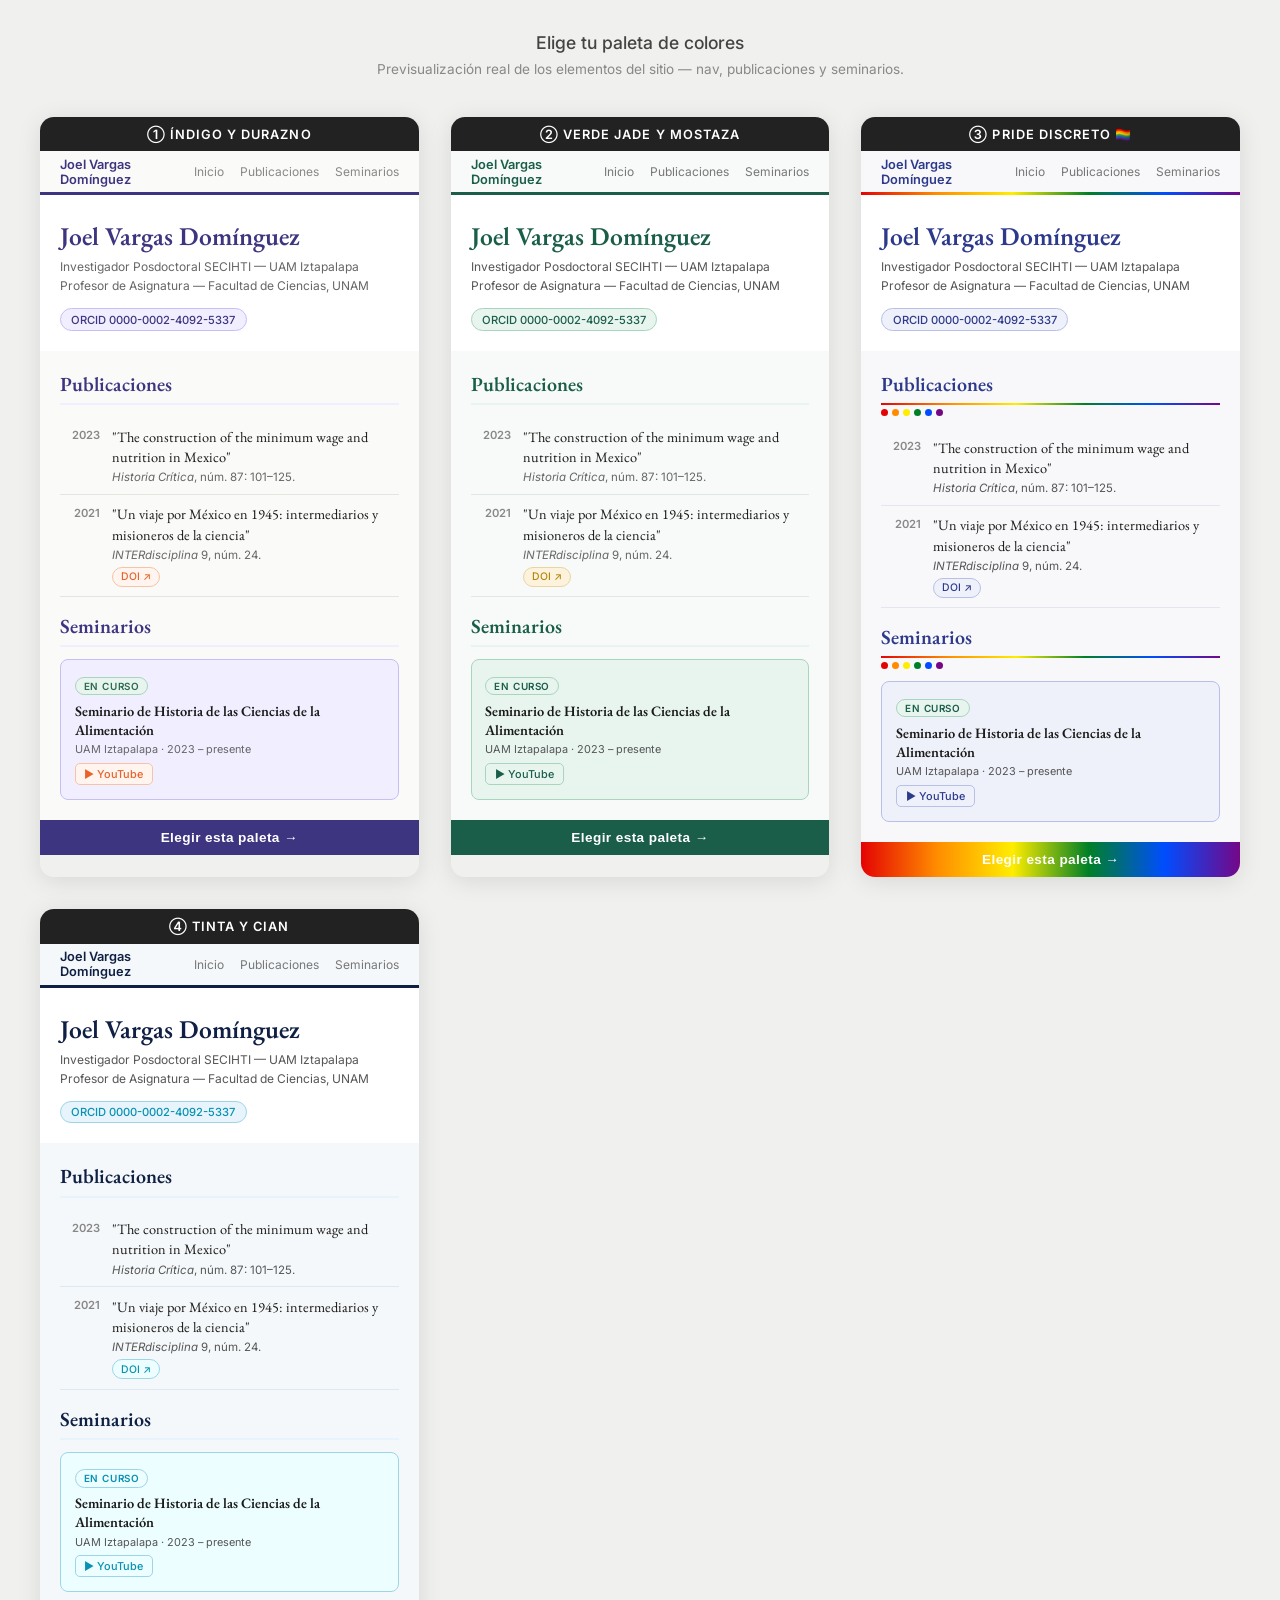
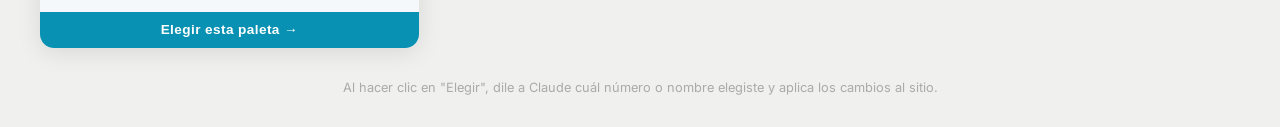
<file: preview-colores.html>
<!DOCTYPE html>
<html lang="es">
<head>
  <meta charset="UTF-8"/>
  <meta name="viewport" content="width=device-width, initial-scale=1.0"/>
  <title>Previsualización de paletas</title>
  <link href="https://fonts.googleapis.com/css2?family=EB+Garamond:ital,wght@0,400;0,600;1,400&family=Inter:wght@400;500;600&display=swap" rel="stylesheet"/>
  <style>
    *, *::before, *::after { box-sizing: border-box; margin: 0; padding: 0; }
    body { font-family: 'Inter', sans-serif; background: #f0f0ee; padding: 2rem 1rem; }
    h1 { text-align: center; font-size: 1.1rem; color: #444; margin-bottom: 0.5rem; font-weight: 500; }
    .subtitle { text-align: center; font-size: 0.85rem; color: #888; margin-bottom: 2.5rem; }

    .themes { display: grid; grid-template-columns: repeat(auto-fill, minmax(340px, 1fr)); gap: 2rem; max-width: 1200px; margin: 0 auto; }

    /* ── Card wrapper ── */
    .theme-card { border-radius: 14px; overflow: hidden; box-shadow: 0 4px 24px rgba(0,0,0,0.10); }
    .theme-label {
      text-align: center; font-size: 0.8rem; font-weight: 600; letter-spacing: 0.08em;
      text-transform: uppercase; padding: 0.6rem 1rem;
      background: #222; color: #fff;
      display: flex; align-items: center; justify-content: center; gap: 0.5rem;
    }
    .choose-btn {
      display: block; width: 100%; padding: 0.65rem;
      font-size: 0.85rem; font-weight: 600; text-align: center;
      border: none; cursor: pointer; letter-spacing: 0.03em;
      transition: opacity 0.15s;
    }
    .choose-btn:hover { opacity: 0.85; }

    /* ── Mini site chrome ── */
    .mini-nav {
      padding: 0 1.25rem;
      height: 44px; display: flex; align-items: center; justify-content: space-between;
      border-bottom: 3px solid transparent;
      font-size: 0.8rem; font-weight: 600;
    }
    .mini-nav-links { display: flex; gap: 1rem; font-size: 0.75rem; font-weight: 400; }
    .mini-hero { padding: 1.5rem 1.25rem 1.25rem; }
    .mini-h1 { font-family: 'EB Garamond', serif; font-size: 1.6rem; font-weight: 600; margin-bottom: 0.25rem; }
    .mini-affil { font-size: 0.75rem; margin-bottom: 0.75rem; line-height: 1.6; }
    .mini-chip { display: inline-block; font-size: 0.7rem; font-weight: 500; padding: 0.2rem 0.65rem; border-radius: 100px; border: 1px solid; }
    .mini-section { padding: 1.25rem; }
    .mini-h2 { font-family: 'EB Garamond', serif; font-size: 1.25rem; font-weight: 600; margin-bottom: 0.75rem; padding-bottom: 0.4rem; border-bottom: 2px solid; }
    .mini-pub { display: grid; grid-template-columns: 2.5rem 1fr; gap: 0 0.75rem; padding: 0.6rem 0; border-bottom: 1px solid; }
    .mini-pub:last-child { border-bottom: none; }
    .mini-year { font-size: 0.7rem; font-weight: 600; text-align: right; padding-top: 0.1rem; }
    .mini-title { font-family: 'EB Garamond', serif; font-size: 0.9rem; line-height: 1.4; margin-bottom: 0.2rem; }
    .mini-meta { font-size: 0.72rem; }
    .mini-doi { display: inline-block; font-size: 0.65rem; font-weight: 500; padding: 0.15rem 0.5rem; border-radius: 100px; margin-top: 0.3rem; border: 1px solid; }
    .mini-seminar { border-radius: 8px; padding: 0.85rem; border: 1px solid; margin-bottom: 0.75rem; }
    .mini-seminar:last-child { margin-bottom: 0; }
    .mini-badge { display: inline-block; font-size: 0.62rem; font-weight: 600; text-transform: uppercase; letter-spacing: 0.06em; padding: 0.15rem 0.5rem; border-radius: 100px; border: 1px solid; margin-bottom: 0.35rem; }
    .mini-stitle { font-family: 'EB Garamond', serif; font-size: 0.9rem; font-weight: 600; margin-bottom: 0.2rem; }
    .mini-smeta { font-size: 0.68rem; margin-bottom: 0.35rem; }
    .mini-sbtn { display: inline-flex; align-items: center; gap: 0.3rem; font-size: 0.68rem; font-weight: 500; padding: 0.2rem 0.55rem; border-radius: 5px; border: 1px solid; }

    /* ════════════════════════════
       PALETA 1 — Índigo y durazno
    ════════════════════════════ */
    .p1 { background: #fafaf8; }
    .p1 .mini-nav { background: #fafaf8; border-bottom-color: #3d3580; color: #3d3580; }
    .p1 .mini-nav-links { color: #888; }
    .p1 .mini-hero { background: #fff; }
    .p1 .mini-h1 { color: #3d3580; }
    .p1 .mini-affil { color: #666; }
    .p1 .mini-chip { background: #f0eeff; color: #3d3580; border-color: #c5bff5; }
    .p1 .mini-section { background: #fafaf8; }
    .p1 .mini-h2 { color: #3d3580; border-bottom-color: #f0eeff; }
    .p1 .mini-year { color: #888; }
    .p1 .mini-title { color: #1a1a18; }
    .p1 .mini-meta { color: #666; }
    .p1 .mini-pub { border-bottom-color: #e5e5e0; }
    .p1 .mini-doi { background: #fff4ee; color: #e8622a; border-color: #f5c4a8; }
    .p1 .mini-seminar { background: #f0eeff; border-color: #c5bff5; }
    .p1 .mini-badge { background: #e8f5ef; color: #2d6a4f; border-color: #a8d5be; }
    .p1 .mini-stitle { color: #1a1a18; }
    .p1 .mini-smeta { color: #666; }
    .p1 .mini-sbtn { background: #fff4ee; color: #e8622a; border-color: #f5c4a8; }
    .p1 .choose-btn { background: #3d3580; color: #fff; }

    /* ════════════════════════════
       PALETA 2 — Verde jade y mostaza
    ════════════════════════════ */
    .p2 { background: #f7faf8; }
    .p2 .mini-nav { background: #f7faf8; border-bottom-color: #1a5e4a; color: #1a5e4a; }
    .p2 .mini-nav-links { color: #777; }
    .p2 .mini-hero { background: #fff; }
    .p2 .mini-h1 { color: #1a5e4a; }
    .p2 .mini-affil { color: #555; }
    .p2 .mini-chip { background: #e8f5ef; color: #1a5e4a; border-color: #a8d5be; }
    .p2 .mini-section { background: #f7faf8; }
    .p2 .mini-h2 { color: #1a5e4a; border-bottom-color: #e8f5ef; }
    .p2 .mini-year { color: #888; }
    .p2 .mini-title { color: #1a1a18; }
    .p2 .mini-meta { color: #666; }
    .p2 .mini-pub { border-bottom-color: #e0e8e4; }
    .p2 .mini-doi { background: #fdf3dd; color: #b5860d; border-color: #e8d5a0; }
    .p2 .mini-seminar { background: #e8f5ef; border-color: #a8d5be; }
    .p2 .mini-badge { background: #e8f5ef; color: #1a5e4a; border-color: #a8d5be; }
    .p2 .mini-stitle { color: #1a1a18; }
    .p2 .mini-smeta { color: #555; }
    .p2 .mini-sbtn { background: #e8f5ef; color: #1a5e4a; border-color: #a8d5be; }
    .p2 .choose-btn { background: #1a5e4a; color: #fff; }

    /* ════════════════════════════
       PALETA 3 — Pride discreto
    ════════════════════════════ */
    .p3 { background: #f8f8fb; }
    .p3 .mini-nav {
      background: #f8f8fb; color: #2d3a8c;
      border-bottom: 3px solid transparent;
      border-image: linear-gradient(90deg,#e40303,#ff8c00,#ffed00,#008026,#004dff,#750787) 1;
    }
    .p3 .mini-nav-links { color: #777; }
    .p3 .mini-hero { background: #fff; }
    .p3 .mini-h1 { color: #2d3a8c; }
    .p3 .mini-affil { color: #555; }
    .p3 .mini-chip { background: #eef0fa; color: #2d3a8c; border-color: #b8c0e8; }
    .p3 .mini-section { background: #f8f8fb; }
    .p3 .mini-h2 {
      color: #2d3a8c; border-bottom: 2px solid transparent;
      border-image: linear-gradient(90deg,#e40303,#ff8c00,#ffed00,#008026,#004dff,#750787) 1;
    }
    .p3 .section-dots { display: flex; gap: 4px; margin: -0.5rem 0 0.75rem; }
    .p3 .dot { width: 7px; height: 7px; border-radius: 50%; }
    .p3 .mini-year { color: #888; }
    .p3 .mini-title { color: #1a1a18; }
    .p3 .mini-meta { color: #555; }
    .p3 .mini-pub { border-bottom-color: #e5e5ee; }
    .p3 .mini-doi { background: #eef0fa; color: #2d3a8c; border-color: #b8c0e8; }
    .p3 .mini-seminar { background: #eef0fa; border-color: #b8c0e8; }
    .p3 .mini-badge { background: #e8f5ef; color: #1a5e4a; border-color: #a8d5be; }
    .p3 .mini-stitle { color: #1a1a18; }
    .p3 .mini-smeta { color: #555; }
    .p3 .mini-sbtn { background: #eef0fa; color: #2d3a8c; border-color: #b8c0e8; }
    .p3 .choose-btn {
      background: linear-gradient(90deg,#e40303,#ff8c00,#ffed00,#008026,#004dff,#750787);
      color: #fff;
    }

    /* ════════════════════════════
       PALETA 4 — Tinta y cian
    ════════════════════════════ */
    .p4 { background: #f5f8fa; }
    .p4 .mini-nav { background: #f5f8fa; border-bottom-color: #0f2044; color: #0f2044; }
    .p4 .mini-nav-links { color: #777; }
    .p4 .mini-hero { background: #fff; }
    .p4 .mini-h1 { color: #0f2044; }
    .p4 .mini-affil { color: #555; }
    .p4 .mini-chip { background: #e8f4fb; color: #0891b2; border-color: #9dd5e8; }
    .p4 .mini-section { background: #f5f8fa; }
    .p4 .mini-h2 { color: #0f2044; border-bottom-color: #e8f4fb; }
    .p4 .mini-year { color: #888; }
    .p4 .mini-title { color: #1a1a18; }
    .p4 .mini-meta { color: #555; }
    .p4 .mini-pub { border-bottom-color: #dde8f0; }
    .p4 .mini-doi { background: #ecfeff; color: #0891b2; border-color: #9dd5e8; }
    .p4 .mini-seminar { background: #ecfeff; border-color: #9dd5e8; }
    .p4 .mini-badge { background: #ecfeff; color: #0891b2; border-color: #9dd5e8; }
    .p4 .mini-stitle { color: #1a1a18; }
    .p4 .mini-smeta { color: #555; }
    .p4 .mini-sbtn { background: #ecfeff; color: #0891b2; border-color: #9dd5e8; }
    .p4 .choose-btn { background: #0891b2; color: #fff; }
  </style>
</head>
<body>

<h1>Elige tu paleta de colores</h1>
<p class="subtitle">Previsualización real de los elementos del sitio — nav, publicaciones y seminarios.</p>

<div class="themes">

  <!-- ── PALETA 1: Índigo y durazno ── -->
  <div class="theme-card">
    <div class="theme-label">① Índigo y durazno</div>
    <div class="p1">
      <div class="mini-nav">
        Joel Vargas Domínguez
        <div class="mini-nav-links"><span>Inicio</span><span>Publicaciones</span><span>Seminarios</span></div>
      </div>
      <div class="mini-hero">
        <div class="mini-h1">Joel Vargas Domínguez</div>
        <div class="mini-affil">Investigador Posdoctoral SECIHTI — UAM Iztapalapa<br>Profesor de Asignatura — Facultad de Ciencias, UNAM</div>
        <span class="mini-chip">ORCID 0000-0002-4092-5337</span>
      </div>
      <div class="mini-section">
        <div class="mini-h2">Publicaciones</div>
        <div class="mini-pub">
          <div class="mini-year">2023</div>
          <div>
            <div class="mini-title">"The construction of the minimum wage and nutrition in Mexico"</div>
            <div class="mini-meta"><em>Historia Crítica</em>, núm. 87: 101–125.</div>
          </div>
        </div>
        <div class="mini-pub">
          <div class="mini-year">2021</div>
          <div>
            <div class="mini-title">"Un viaje por México en 1945: intermediarios y misioneros de la ciencia"</div>
            <div class="mini-meta"><em>INTERdisciplina</em> 9, núm. 24.</div>
            <span class="mini-doi">DOI ↗</span>
          </div>
        </div>
        <div class="mini-h2" style="margin-top:1rem">Seminarios</div>
        <div class="mini-seminar">
          <div class="mini-badge">En curso</div>
          <div class="mini-stitle">Seminario de Historia de las Ciencias de la Alimentación</div>
          <div class="mini-smeta">UAM Iztapalapa · 2023 – presente</div>
          <span class="mini-sbtn">▶ YouTube</span>
        </div>
      </div>
      <button class="choose-btn" onclick="elegir('indigo')">Elegir esta paleta →</button>
    </div>
  </div>

  <!-- ── PALETA 2: Verde jade y mostaza ── -->
  <div class="theme-card">
    <div class="theme-label">② Verde jade y mostaza</div>
    <div class="p2">
      <div class="mini-nav">
        Joel Vargas Domínguez
        <div class="mini-nav-links"><span>Inicio</span><span>Publicaciones</span><span>Seminarios</span></div>
      </div>
      <div class="mini-hero">
        <div class="mini-h1">Joel Vargas Domínguez</div>
        <div class="mini-affil">Investigador Posdoctoral SECIHTI — UAM Iztapalapa<br>Profesor de Asignatura — Facultad de Ciencias, UNAM</div>
        <span class="mini-chip">ORCID 0000-0002-4092-5337</span>
      </div>
      <div class="mini-section">
        <div class="mini-h2">Publicaciones</div>
        <div class="mini-pub">
          <div class="mini-year">2023</div>
          <div>
            <div class="mini-title">"The construction of the minimum wage and nutrition in Mexico"</div>
            <div class="mini-meta"><em>Historia Crítica</em>, núm. 87: 101–125.</div>
          </div>
        </div>
        <div class="mini-pub">
          <div class="mini-year">2021</div>
          <div>
            <div class="mini-title">"Un viaje por México en 1945: intermediarios y misioneros de la ciencia"</div>
            <div class="mini-meta"><em>INTERdisciplina</em> 9, núm. 24.</div>
            <span class="mini-doi">DOI ↗</span>
          </div>
        </div>
        <div class="mini-h2" style="margin-top:1rem">Seminarios</div>
        <div class="mini-seminar">
          <div class="mini-badge">En curso</div>
          <div class="mini-stitle">Seminario de Historia de las Ciencias de la Alimentación</div>
          <div class="mini-smeta">UAM Iztapalapa · 2023 – presente</div>
          <span class="mini-sbtn">▶ YouTube</span>
        </div>
      </div>
      <button class="choose-btn" onclick="elegir('jade')">Elegir esta paleta →</button>
    </div>
  </div>

  <!-- ── PALETA 3: Pride discreto ── -->
  <div class="theme-card">
    <div class="theme-label">③ Pride discreto 🏳️‍🌈</div>
    <div class="p3">
      <div class="mini-nav">
        Joel Vargas Domínguez
        <div class="mini-nav-links"><span>Inicio</span><span>Publicaciones</span><span>Seminarios</span></div>
      </div>
      <div class="mini-hero">
        <div class="mini-h1">Joel Vargas Domínguez</div>
        <div class="mini-affil">Investigador Posdoctoral SECIHTI — UAM Iztapalapa<br>Profesor de Asignatura — Facultad de Ciencias, UNAM</div>
        <span class="mini-chip">ORCID 0000-0002-4092-5337</span>
      </div>
      <div class="mini-section">
        <div class="mini-h2">Publicaciones</div>
        <div class="section-dots p3">
          <div class="dot" style="background:#e40303"></div>
          <div class="dot" style="background:#ff8c00"></div>
          <div class="dot" style="background:#ffed00"></div>
          <div class="dot" style="background:#008026"></div>
          <div class="dot" style="background:#004dff"></div>
          <div class="dot" style="background:#750787"></div>
        </div>
        <div class="mini-pub">
          <div class="mini-year">2023</div>
          <div>
            <div class="mini-title">"The construction of the minimum wage and nutrition in Mexico"</div>
            <div class="mini-meta"><em>Historia Crítica</em>, núm. 87: 101–125.</div>
          </div>
        </div>
        <div class="mini-pub">
          <div class="mini-year">2021</div>
          <div>
            <div class="mini-title">"Un viaje por México en 1945: intermediarios y misioneros de la ciencia"</div>
            <div class="mini-meta"><em>INTERdisciplina</em> 9, núm. 24.</div>
            <span class="mini-doi">DOI ↗</span>
          </div>
        </div>
        <div class="mini-h2" style="margin-top:1rem">Seminarios</div>
        <div class="section-dots p3">
          <div class="dot" style="background:#e40303"></div>
          <div class="dot" style="background:#ff8c00"></div>
          <div class="dot" style="background:#ffed00"></div>
          <div class="dot" style="background:#008026"></div>
          <div class="dot" style="background:#004dff"></div>
          <div class="dot" style="background:#750787"></div>
        </div>
        <div class="mini-seminar">
          <div class="mini-badge">En curso</div>
          <div class="mini-stitle">Seminario de Historia de las Ciencias de la Alimentación</div>
          <div class="mini-smeta">UAM Iztapalapa · 2023 – presente</div>
          <span class="mini-sbtn">▶ YouTube</span>
        </div>
      </div>
      <button class="choose-btn" onclick="elegir('pride')">Elegir esta paleta →</button>
    </div>
  </div>

  <!-- ── PALETA 4: Tinta y cian ── -->
  <div class="theme-card">
    <div class="theme-label">④ Tinta y cian</div>
    <div class="p4">
      <div class="mini-nav">
        Joel Vargas Domínguez
        <div class="mini-nav-links"><span>Inicio</span><span>Publicaciones</span><span>Seminarios</span></div>
      </div>
      <div class="mini-hero">
        <div class="mini-h1">Joel Vargas Domínguez</div>
        <div class="mini-affil">Investigador Posdoctoral SECIHTI — UAM Iztapalapa<br>Profesor de Asignatura — Facultad de Ciencias, UNAM</div>
        <span class="mini-chip">ORCID 0000-0002-4092-5337</span>
      </div>
      <div class="mini-section">
        <div class="mini-h2">Publicaciones</div>
        <div class="mini-pub">
          <div class="mini-year">2023</div>
          <div>
            <div class="mini-title">"The construction of the minimum wage and nutrition in Mexico"</div>
            <div class="mini-meta"><em>Historia Crítica</em>, núm. 87: 101–125.</div>
          </div>
        </div>
        <div class="mini-pub">
          <div class="mini-year">2021</div>
          <div>
            <div class="mini-title">"Un viaje por México en 1945: intermediarios y misioneros de la ciencia"</div>
            <div class="mini-meta"><em>INTERdisciplina</em> 9, núm. 24.</div>
            <span class="mini-doi">DOI ↗</span>
          </div>
        </div>
        <div class="mini-h2" style="margin-top:1rem">Seminarios</div>
        <div class="mini-seminar">
          <div class="mini-badge">En curso</div>
          <div class="mini-stitle">Seminario de Historia de las Ciencias de la Alimentación</div>
          <div class="mini-smeta">UAM Iztapalapa · 2023 – presente</div>
          <span class="mini-sbtn">▶ YouTube</span>
        </div>
      </div>
      <button class="choose-btn" onclick="elegir('cian')">Elegir esta paleta →</button>
    </div>
  </div>

</div>

<p style="text-align:center; margin-top:2rem; font-size:0.8rem; color:#aaa;">
  Al hacer clic en "Elegir", dile a Claude cuál número o nombre elegiste y aplica los cambios al sitio.
</p>

<script>
function elegir(nombre) {
  const nombres = { indigo: '① Índigo y durazno', jade: '② Verde jade y mostaza', pride: '③ Pride discreto', cian: '④ Tinta y cian' };
  alert('Elegiste: ' + nombres[nombre] + '\n\nDile a Claude: "Aplica la paleta ' + nombres[nombre] + '"');
}
</script>
</body>
</html>
</file>
<file: style.css>
/* ===========================
   Reset & Base
=========================== */
*, *::before, *::after { box-sizing: border-box; margin: 0; padding: 0; }

:root {
  --bg:        #f8f8fb;
  --surface:   #ffffff;
  --border:    #e5e5ee;
  --text:      #1a1a18;
  --muted:     #6b6b75;
  --accent:    #2d3a8c;   /* azul noche */
  --accent-lt: #eef0fa;
  --active:    #2d6a4f;   /* verde para "en curso" */
  --active-lt: #e8f5ef;
  --doi:       #2d3a8c;
  --doi-lt:    #eef0fa;
  --award:     #7a4f00;
  --award-lt:  #fdf3dd;
  --pride:     linear-gradient(90deg,#e40303,#ff8c00,#ffed00,#008026,#004dff,#750787);
  --s-stripe:  linear-gradient(90deg,#F5B920,#E8472A,#3B5EC6,#2A7A5B,#F5B920);
  --s-red:     #E8472A;
  --s-yellow:  #F5B920;
  --s-blue:    #3B5EC6;
  --s-green:   #2A7A5B;
  --s-cream:   #F5EFE6;
  --max:       860px;
  --font-body: 'Inter', system-ui, sans-serif;
  --font-serif: 'EB Garamond', Georgia, serif;
  --font-display: 'Bricolage Grotesque', var(--font-body);
}

html { scroll-behavior: smooth; }

body {
  font-family: var(--font-body);
  background: var(--bg);
  color: var(--text);
  font-size: 18px;
  line-height: 1.7;
}

a { color: inherit; text-decoration: none; }

/* ===========================
   Nav
=========================== */
nav {
  position: sticky;
  top: 0;
  z-index: 100;
  background: rgba(248, 248, 251, 0.92);
  backdrop-filter: blur(8px);
  border-bottom: 3px solid transparent;
  border-image: var(--s-stripe) 1;
}

.nav-inner {
  max-width: var(--max);
  margin: 0 auto;
  padding: 0 1.5rem;
  height: 54px;
  display: flex;
  align-items: center;
  justify-content: space-between;
}

.nav-name {
  font-weight: 600;
  font-size: 0.9rem;
  letter-spacing: 0.01em;
  color: var(--accent);
}

nav ul {
  display: flex;
  gap: 1.5rem;
  list-style: none;
  align-items: center;
}

nav ul a {
  font-size: 0.875rem;
  color: var(--muted);
  transition: color 0.15s;
}

nav ul a:hover { color: var(--text); }

.btn-orcid {
  background: var(--accent);
  color: #fff !important;
  padding: 0.3rem 0.75rem;
  border-radius: 4px;
  font-size: 0.8rem;
  font-weight: 500;
  transition: opacity 0.15s;
}

.btn-orcid:hover { opacity: 0.85; }

/* ===========================
   Hero
=========================== */
header {
  background: var(--surface);
  border-bottom: 1px solid var(--border);
  padding: 4rem 1.5rem 3.5rem;
}

.hero-inner {
  max-width: var(--max);
  margin: 0 auto;
  display: flex;
  align-items: center;
  gap: 3rem;
}

.hero-photo {
  flex-shrink: 0;
  width: 340px;
  height: 340px;
  border-radius: 50%;
  overflow: hidden;
  position: relative;
  order: 2;
  -webkit-mask-image: radial-gradient(ellipse 85% 85% at 50% 50%, black 55%, transparent 100%);
  mask-image: radial-gradient(ellipse 85% 85% at 50% 50%, black 55%, transparent 100%);
  box-shadow: 0 4px 24px rgba(45, 58, 140, 0.15);
}

.hero-photo img {
  width: 100%;
  height: 100%;
  object-fit: cover;
  object-position: center 15%;
}

.hero-text { order: 1; flex: 1; }

@media (max-width: 620px) {
  .hero-inner { flex-direction: column; gap: 1.5rem; }
  .hero-photo { order: 1; width: 150px; height: 150px; }
  .hero-text { order: 2; }
}

h1 {
  font-family: var(--font-serif);
  font-size: clamp(2.25rem, 5vw, 3.25rem);
  font-weight: 600;
  line-height: 1.2;
  margin-bottom: 0.5rem;
  color: var(--accent);
}

.afiliacion {
  font-size: 1.05rem;
  color: var(--muted);
  margin-bottom: 1.25rem;
  line-height: 1.7;
}

.bio {
  font-family: var(--font-serif);
  font-size: 1.25rem;
  line-height: 1.75;
  color: var(--text);
  max-width: 640px;
  margin-bottom: 1.75rem;
}

.hero-links { display: flex; gap: 0.75rem; flex-wrap: wrap; }

.chip {
  display: inline-block;
  background: var(--accent-lt);
  color: var(--accent);
  border: 1px solid #b8c0e8;
  padding: 0.35rem 0.85rem;
  border-radius: 100px;
  font-size: 0.8rem;
  font-weight: 500;
  transition: background 0.15s;
}

.chip:hover { background: #dde2f5; }

.chip-outline {
  background: transparent;
  color: var(--muted);
  border-color: var(--border);
}

.chip-outline:hover { background: var(--border); color: var(--text); }

/* ===========================
   Sections
=========================== */
section { padding: 4rem 1.5rem; }

section:nth-child(even) { background: var(--surface); }

.section-inner {
  max-width: var(--max);
  margin: 0 auto;
}

h2 {
  font-family: var(--font-display);
  font-size: 2.1rem;
  font-weight: 600;
  color: var(--accent);
  margin-bottom: 2.5rem;
  padding-bottom: 0.75rem;
  border-bottom: 3px solid transparent;
  border-image: var(--s-stripe) 1;
}

.section-intro {
  color: var(--muted);
  margin-top: -1.75rem;
  margin-bottom: 2.5rem;
  font-size: 0.95rem;
}

/* ===========================
   News
=========================== */
.news-list {
  display: flex;
  flex-direction: column;
  gap: 0;
}

.news-item {
  display: grid;
  grid-template-columns: 4rem 1fr;
  gap: 0 1.5rem;
  padding: 1.25rem 0;
  border-bottom: 1px solid var(--border);
  position: relative;
}

.news-item:last-child { border-bottom: none; }

/* vertical timeline line */
.news-list::before {
  content: '';
  position: absolute;
  left: 1.85rem;
  top: 0; bottom: 0;
  width: 2px;
  background: linear-gradient(180deg,#F5B920,#E8472A,#3B5EC6,#2A7A5B);
  border-radius: 2px;
  pointer-events: none;
}
.news-list { position: relative; }

.news-date {
  display: flex;
  flex-direction: column;
  align-items: center;
  padding-top: 0.1rem;
  gap: 0.05rem;
  z-index: 1;
}

.news-month {
  font-size: 0.7rem;
  font-weight: 700;
  text-transform: uppercase;
  letter-spacing: 0.06em;
  color: var(--accent);
  background: var(--bg);
  padding: 0 0.15rem;
}

.news-year {
  font-size: 0.68rem;
  color: var(--muted);
  background: var(--bg);
  padding: 0 0.15rem;
}

.news-body { padding-bottom: 0.25rem; }

.news-tag {
  display: inline-block;
  font-size: 0.68rem;
  font-weight: 600;
  text-transform: uppercase;
  letter-spacing: 0.07em;
  padding: 0.15rem 0.55rem;
  border-radius: 100px;
  margin-bottom: 0.4rem;
  border: 1px solid;
}

.news-tag-seminario { background: #e6f0ea; color: #2A7A5B; border-color: #9fcbb8; }
.news-tag-congreso  { background: #eef0fa; color: #2d3a8c; border-color: #b8c0e8; }
.news-tag-evento    { background: #fdf3dd; color: #7a4f00; border-color: #e8d5a0; }
.news-tag-ponencia  { background: #fff0f0; color: #c0392b; border-color: #f5c0bc; }
.news-tag-publicacion { background: #ecfeff; color: #0891b2; border-color: #9dd5e8; }

.news-title {
  font-family: var(--font-serif);
  font-size: 1.05rem;
  line-height: 1.45;
  color: var(--text);
  margin-bottom: 0.35rem;
}

.news-desc {
  font-size: 0.875rem;
  color: var(--muted);
  line-height: 1.6;
  margin-bottom: 0.6rem;
}

.news-links { display: flex; gap: 0.5rem; flex-wrap: wrap; }

.news-btn {
  display: inline-flex;
  align-items: center;
  gap: 0.3rem;
  font-size: 0.75rem;
  font-weight: 500;
  padding: 0.25rem 0.65rem;
  border-radius: 5px;
  background: var(--accent-lt);
  color: var(--accent);
  border: 1px solid #b8c0e8;
  transition: background 0.15s;
}

.news-btn:hover { background: #dde2f5; }

@media (max-width: 600px) {
  .news-item { grid-template-columns: 3rem 1fr; gap: 0 1rem; }
  .news-list::before { left: 1.35rem; }
}

/* ===========================
   Publication groups
=========================== */
.pub-group { margin-bottom: 3rem; }

.pub-group:last-child { margin-bottom: 0; }

h3 {
  font-family: var(--font-body);
  font-size: 0.75rem;
  font-weight: 600;
  letter-spacing: 0.1em;
  text-transform: uppercase;
  color: var(--muted);
  margin-bottom: 1.25rem;
  padding-bottom: 0.5rem;
  border-bottom: 1px solid var(--border);
}

/* ===========================
   Publication item
=========================== */
.pub-item {
  display: grid;
  grid-template-columns: 3rem 1fr;
  gap: 0 1.25rem;
  padding: 1rem 0;
  border-bottom: 1px solid var(--border);
}

.pub-item:last-child { border-bottom: none; }

.pub-year {
  font-size: 0.8rem;
  font-weight: 600;
  color: var(--muted);
  padding-top: 0.15rem;
  text-align: right;
}

.pub-title {
  font-family: var(--font-serif);
  font-size: 1.15rem;
  line-height: 1.5;
  margin-bottom: 0.25rem;
}

.pub-meta {
  font-size: 0.95rem;
  color: var(--muted);
  margin-bottom: 0.5rem;
}

.pub-meta em { font-style: italic; }

.pub-tags { display: flex; gap: 0.4rem; flex-wrap: wrap; margin-top: 0.4rem; }

.tag {
  display: inline-block;
  font-size: 0.72rem;
  font-weight: 500;
  padding: 0.2rem 0.6rem;
  border-radius: 100px;
  background: var(--border);
  color: var(--muted);
}

.tag-doi {
  background: var(--doi-lt);
  color: var(--doi);
  border: 1px solid #c5d7f0;
  transition: background 0.15s;
}

.tag-doi:hover { background: #d0e2f8; }

.tag-award {
  background: var(--award-lt);
  color: var(--award);
  border: 1px solid #e8d5a0;
}

/* ===========================
   Seminars grid
=========================== */
.seminars-grid {
  display: grid;
  grid-template-columns: repeat(auto-fill, minmax(260px, 1fr));
  gap: 1.25rem;
}

.seminar-card {
  background: var(--bg);
  border: 1px solid var(--border);
  border-radius: 10px;
  padding: 1.5rem;
  position: relative;
  display: flex;
  flex-direction: column;
  gap: 0.5rem;
}

.seminar-active {
  border-color: #dbc5b0;
  background: var(--s-cream);
  overflow: hidden;
}

.seminar-active::after {
  content: '';
  display: block;
  height: 3px;
  background: var(--s-stripe);
  margin: 1rem -1.5rem -1.5rem;
}

.seminar-badge {
  display: inline-block;
  font-size: 0.7rem;
  font-weight: 600;
  letter-spacing: 0.06em;
  text-transform: uppercase;
  background: #fde8e3;
  color: var(--s-red);
  border: 1px solid #f5b8ae;
  padding: 0.2rem 0.6rem;
  border-radius: 100px;
  width: fit-content;
  margin-bottom: 0.25rem;
}

.seminar-logo-bar {
  display: flex;
  align-items: center;
  gap: 10px;
  padding: 12px 1.5rem;
  background: #ede3d6;
  border-bottom: 1px solid #dbc5b0;
  margin: -1.5rem -1.5rem 1rem;
}

.seminar-logo-name {
  display: flex;
  flex-direction: column;
  line-height: 1.25;
}

.seminar-logo-label {
  font-size: 0.62rem;
  font-weight: 700;
  letter-spacing: 0.1em;
  text-transform: uppercase;
  color: var(--s-red);
}

.seminar-logo-title {
  font-size: 0.78rem;
  font-weight: 500;
  color: #1C1C1E;
}

.seminar-badge-past {
  background: var(--border);
  color: var(--muted);
  border-color: var(--border);
}

.seminar-card h3 {
  font-family: var(--font-serif);
  font-size: 1.2rem;
  font-weight: 600;
  color: var(--text);
  text-transform: none;
  letter-spacing: 0;
  border: none;
  padding: 0;
  margin: 0;
  line-height: 1.4;
}

.seminar-meta {
  font-size: 0.78rem;
  color: var(--muted);
  line-height: 1.5;
}

.seminar-desc {
  font-size: 1rem;
  color: #444;
  line-height: 1.65;
  flex: 1;
}

.seminar-links {
  display: flex;
  gap: 0.5rem;
  flex-wrap: wrap;
  margin-top: 0.5rem;
}

.seminar-btn {
  display: inline-flex;
  align-items: center;
  gap: 0.4rem;
  font-size: 0.8rem;
  font-weight: 500;
  padding: 0.35rem 0.75rem;
  border-radius: 6px;
  background: var(--accent-lt);
  color: var(--accent);
  border: 1px solid #b8c0e8;
  transition: background 0.15s;
}

.seminar-btn:hover { background: #dde2f5; }

/* ===========================
   Contact
=========================== */
.contact-box {
  display: flex;
  flex-direction: column;
  gap: 0;
  border: 1px solid var(--border);
  border-radius: 10px;
  overflow: hidden;
  max-width: 520px;
}

.contact-item {
  display: grid;
  grid-template-columns: 7rem 1fr;
  gap: 0 1rem;
  padding: 0.9rem 1.25rem;
  border-bottom: 1px solid var(--border);
  align-items: center;
}

.contact-item:last-child { border-bottom: none; }

.contact-label {
  font-size: 0.78rem;
  font-weight: 600;
  text-transform: uppercase;
  letter-spacing: 0.07em;
  color: var(--muted);
}

.contact-value {
  font-size: 0.975rem;
  color: var(--accent);
}

a.contact-value:hover { text-decoration: underline; }

/* ===========================
   Footer
=========================== */
footer {
  background: var(--text);
  color: #ccc;
  padding: 2rem 1.5rem;
  text-align: center;
}

.footer-inner { max-width: var(--max); margin: 0 auto; }

footer a { color: #d9c4b0; text-decoration: underline; }

.footer-sub {
  font-size: 0.8rem;
  color: #888;
  margin-top: 0.25rem;
}

/* ===========================
   Responsive
=========================== */
@media (max-width: 600px) {
  nav ul { gap: 1rem; }
  .nav-name { display: none; }
  .pub-item { grid-template-columns: 2.5rem 1fr; gap: 0 0.75rem; }
  .seminars-grid { grid-template-columns: 1fr; }
}
</file>
